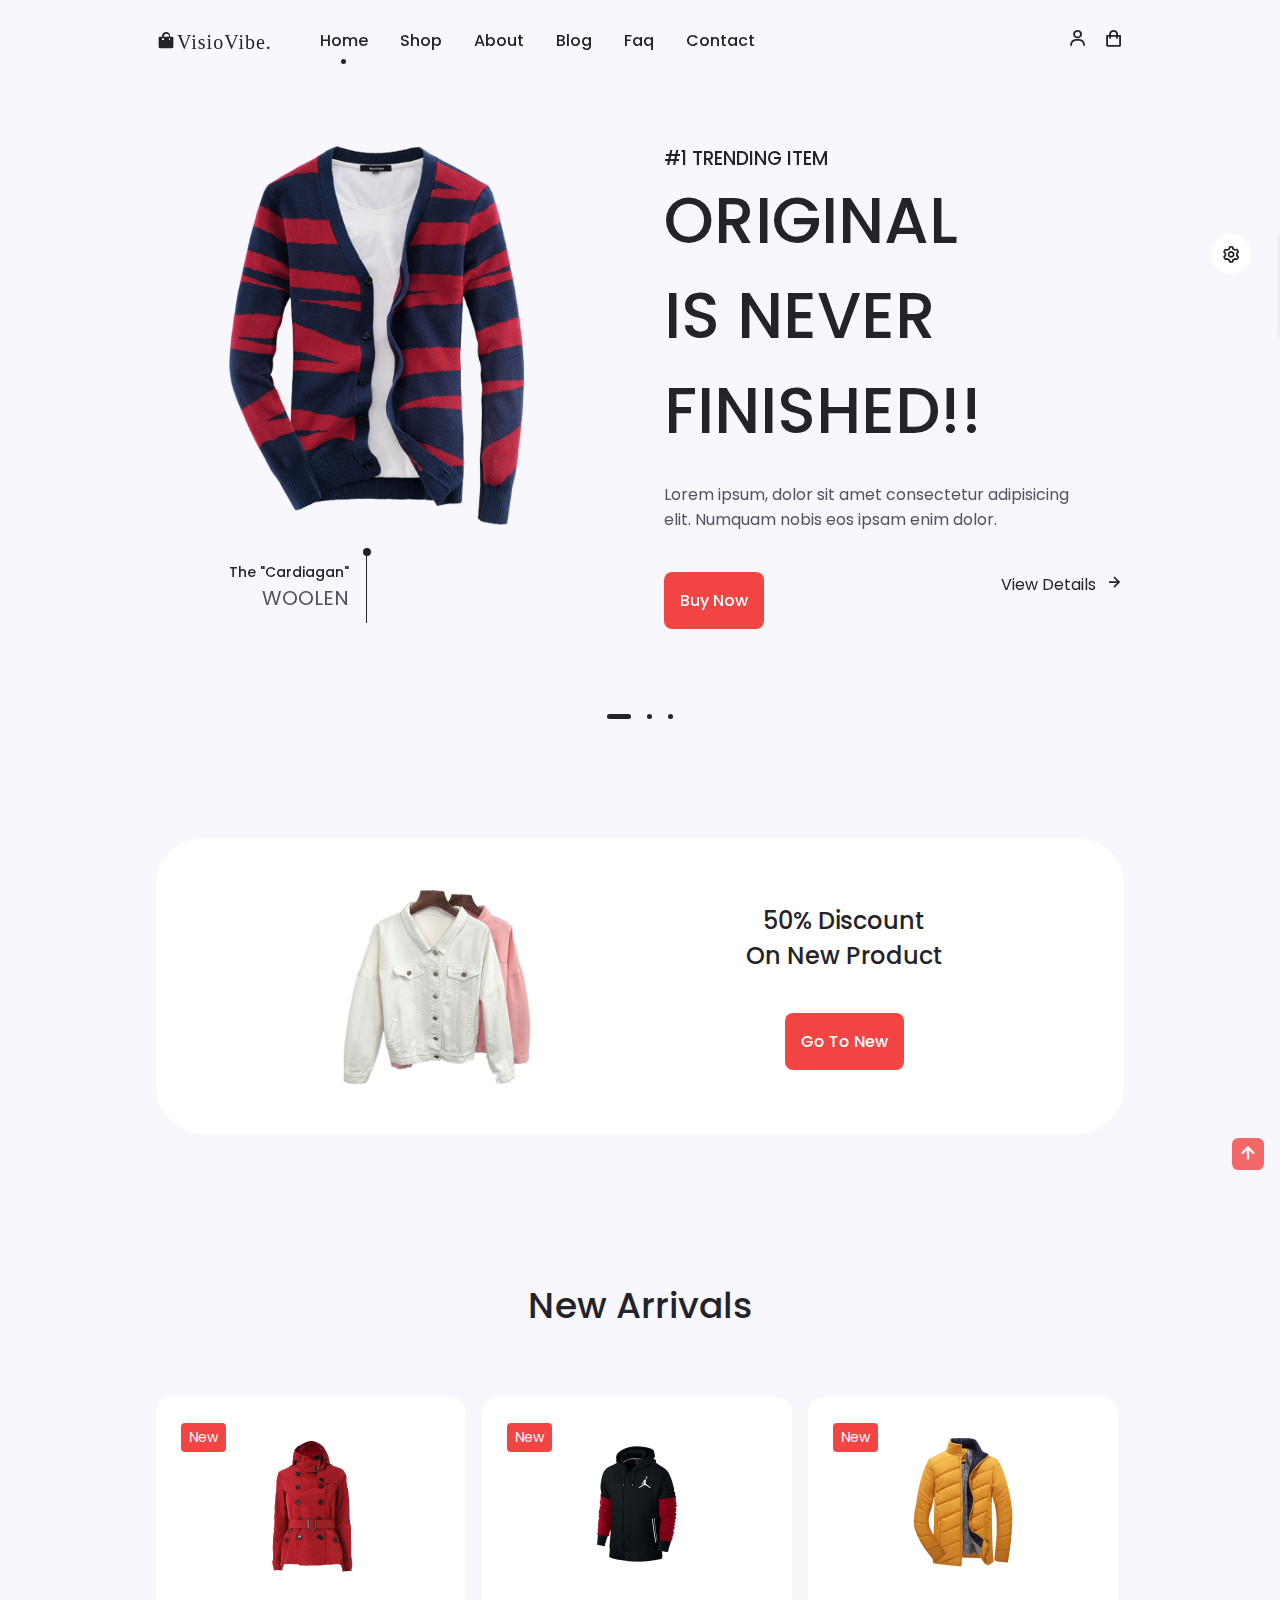
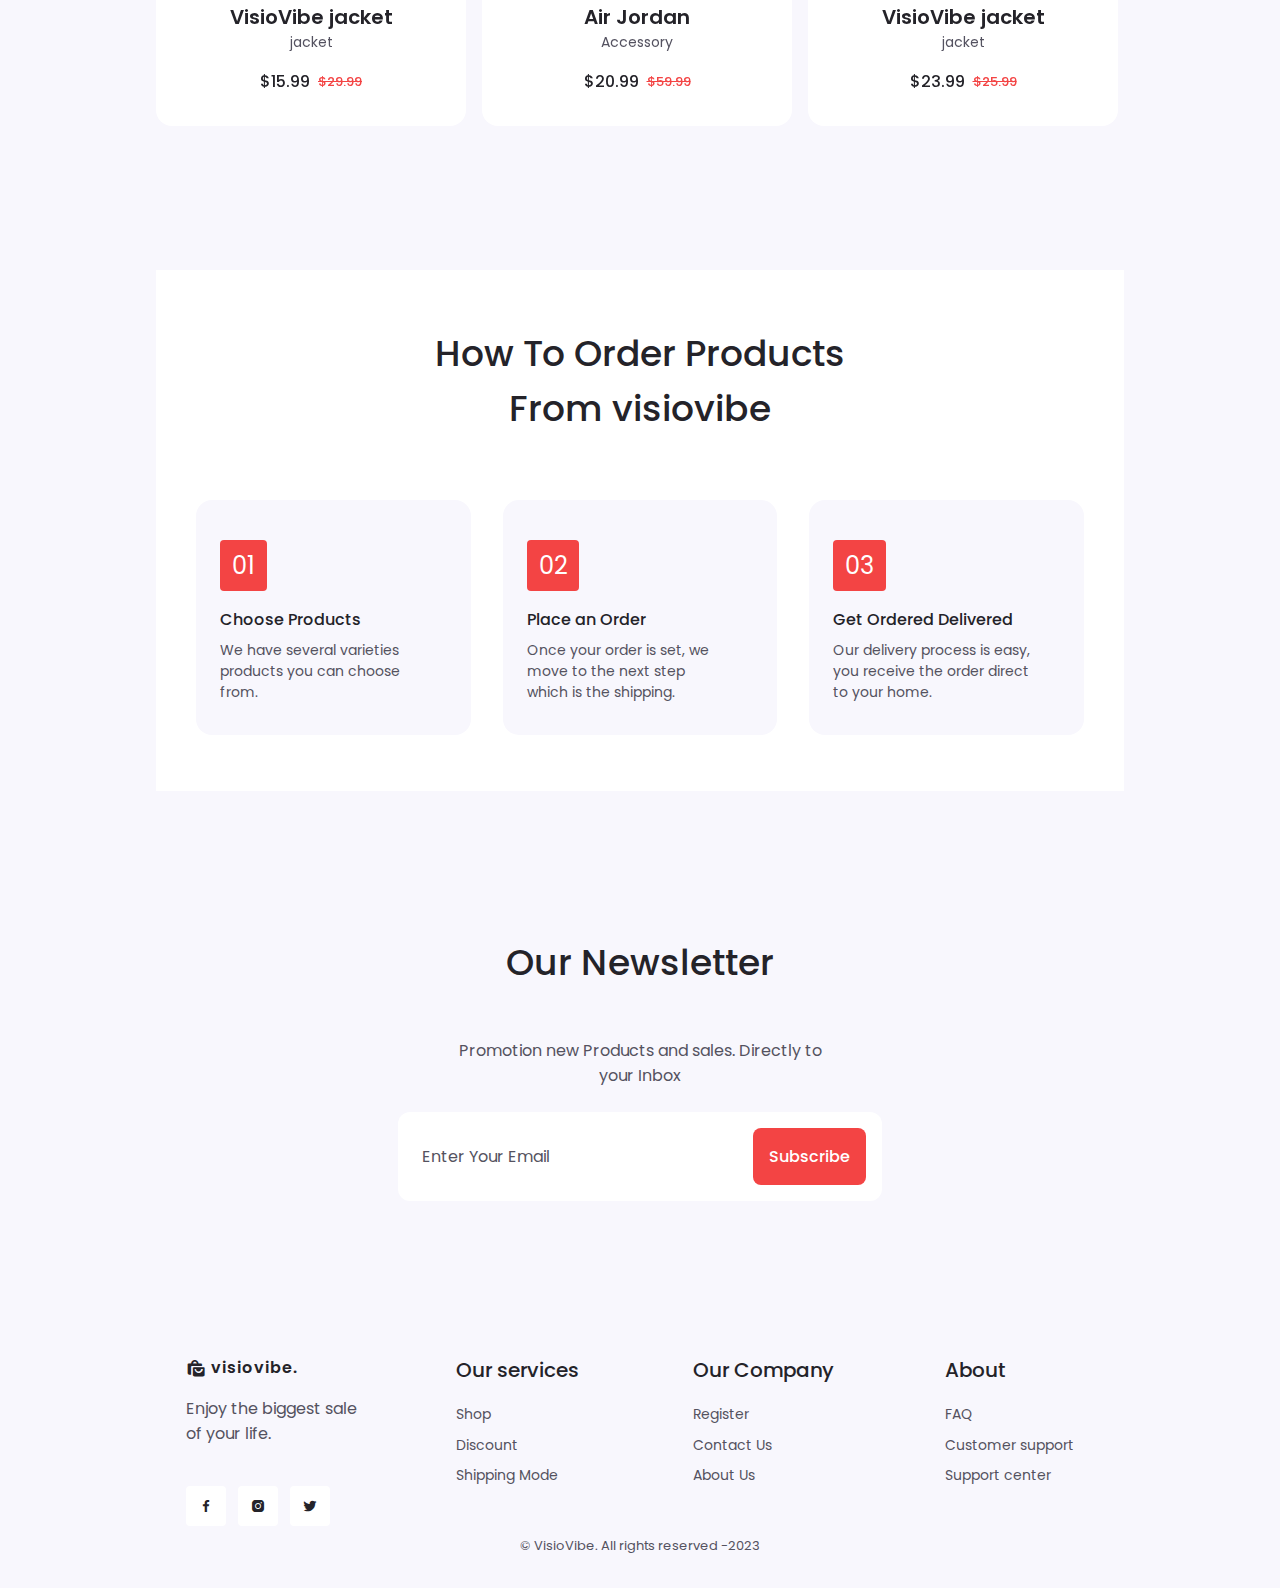
<file: index.html>
<!DOCTYPE html>
<html lang="en">
  <head>
    <meta charset="UTF-8" />
    <meta
      http-equiv="X-UA-Compatible"
      content="IE=edge" />
    <meta
      name="viewport"
      content="width=device-width, initial-scale=1.0" />

    <!--=============== BOXICONS ===============-->
    <link
      rel="stylesheet"
      href="https://cdn.jsdelivr.net/npm/boxicons@latest/css/boxicons.min.css" />

    <!--=============== SWIPER CSS ===============-->
    <link
      rel="stylesheet"
      href="assets/css/swiper-bundle.min.css" />

    <!--=============== CSS ===============-->
    <link
      rel="stylesheet"
      href="assets/css/style.css" />
    <link
      rel="stylesheet"
      href="assets/css/colors/color-1.css" />

    <title>Responsive e-commerce website - VisioVibe.</title>
  </head>
  <body>
    <!--=============== HEADER ===============-->
    <header
      class="header"
      id="header">
      <nav class="nav container">
        <a
          href="#home"
          class="nav__logo">
          <i class="bx bxs-shopping-bag nav__logo-icon">VisioVibe.</i>
        </a>
        <div
          class="nav__menu"
          id="nav-menu">
          <ul class="nav__list">
            <li class="nav__item">
              <a
                href="index.html"
                class="nav__link active-link">
                Home
              </a>
            </li>
            <li class="nav__item">
              <a
                href="shop.html"
                class="nav__link">
                Shop
              </a>
            </li>
            <li class="nav__item">
              <a
                href="about.html"
                class="nav__link">
                About
              </a>
            </li>
            <li class="nav__item">
              <a
                href="blog.html"
                class="nav__link">
                Blog
              </a>
            </li>
            <li class="nav__item">
              <a
                href="faq.html"
                class="nav__link">
                Faq
              </a>
            </li>
            <li class="nav__item">
              <a
                href="contact.html"
                class="nav__link">
                Contact
              </a>
            </li>
          </ul>
          <div
            class="nav__close"
            id="nav-close">
            <i class="bx bx-x"></i>
          </div>
        </div>
        <div class="nav__btns">
          <div
            class="login__toggle"
            id="login-button">
            <i class="bx bx-user"></i>
          </div>
          <div
            class="nav__shop"
            id="cart-shop">
            <i class="bx bx-shopping-bag"></i>
          </div>
          <div
            class="nav__toggle"
            id="nav-toggle">
            <i class="bx bx-grid-alt"></i>
          </div>
        </div>
      </nav>
    </header>

    <!--=============== CART ===============-->
    <!--?--cart = show-cart class -->
    <div
      class="cart"
      id="cart">
      <i
        class="bx bx-x cart__close"
        id="cart-close"></i>
      <h2 class="cart__title-center">My Cart</h2>
      <div class="cart__container">
        <article class="cart__card">
          <div class="cart__box">
            <img
              src="assets/img/cart-1.png"
              alt="cart image"
              class="cart__img" />
          </div>
          <div class="cart__details">
            <h3 class="cart__title">Windbreaker</h3>
            <span class="cart__price">$200</span>
            <div class="cart__amount">
              <div class="cart__amount-content">
                <span class="cart__amount-box">
                  <i class="bx bx-minus"></i>
                </span>

                <span class="cart_-amount-number">1</span>

                <span class="cart__amount-box">
                  <i class="bx bx-plus"></i>
                </span>
              </div>

              <i class="bx bx-trash cart__amount-trash"></i>
            </div>
          </div>
        </article>
        <article class="cart__card">
          <div class="cart__box">
            <img
              src="assets/img/cart-2.png"
              alt="cart image"
              class="cart__img" />
          </div>
          <div class="cart__details">
            <h3 class="cart__title">Cartoon</h3>
            <span class="cart__price">$200</span>
            <div class="cart__amount">
              <div class="cart__amount-content">
                <span class="cart__amount-box">
                  <i class="bx bx-minus"></i>
                </span>

                <span class="cart_-amount-number">1</span>

                <span class="cart__amount-box">
                  <i class="bx bx-plus"></i>
                </span>
              </div>

              <i class="bx bx-trash cart__amount-trash"></i>
            </div>
          </div>
        </article>
        <article class="cart__card">
          <div class="cart__box">
            <img
              src="assets/img/cart-3.png"
              alt="cart image"
              class="cart__img" />
          </div>
          <div class="cart__details">
            <h3 class="cart__title">Cardiagan Hoodie</h3>
            <span class="cart__price">$100</span>
            <div class="cart__amount">
              <div class="cart__amount-content">
                <span class="cart__amount-box">
                  <i class="bx bx-minus"></i>
                </span>

                <span class="cart_-amount-number">1</span>

                <span class="cart__amount-box">
                  <i class="bx bx-plus"></i>
                </span>
              </div>

              <i class="bx bx-trash cart__amount-trash"></i>
            </div>
          </div>
        </article>
      </div>
      <div class="cart__prices">
        <span class="cart__prices-item">3 item</span>
        <span class="cart__prices-total">$500</span>
      </div>
    </div>

    <!--=============== LOGIN ===============-->
    <!--?--cart = show-login class -->
    <div
      class="login"
      id="login">
      <i
        class="bx bx-x login__close"
        id="login-close"></i>
      <h2 class="login__title-center">Login</h2>
      <form
        action="#"
        class="login__form grid">
        <div class="login__content">
          <label
            for=""
            class="login__label">
            Email
          </label>
          <input
            type="email"
            name=""
            class="login__input" />
        </div>
        <div class="login__content">
          <label
            for=""
            class="login__label">
            Password
          </label>
          <input
            type="password"
            name=""
            class="login__input" />
        </div>

        <div>
          <a
            href="#"
            class="button">
            Sign-in
          </a>
        </div>
        <div>
          <p class="signup">
            Not a member?
            <a
              href="registration.html"
              target="_blank">
              Sign up now
            </a>
          </p>
        </div>
      </form>
    </div>

    <!--=============== MAIN ===============-->
    <main class="main">
      <!--=============== HOME ===============-->
      <section class="home container">
        <div class="swiper home-swiper">
          <div class="swiper-wrapper">
            <!-- home swiper 1-->

            <section class="swiper-slide">
              <div class="home__content grid">
                <div class="home__group">
                  <img
                    src="assets/img/slide-2.png"
                    alt="slide img"
                    class="home__img" />
                  <div class="home__indicator"></div>
                  <div class="home__details-img">
                    <h4 class="home__details-title">The "Cardiagan"</h4>
                    <span class="home__details-subtitle">Woolen</span>
                  </div>
                </div>
                <div class="home__data">
                  <h3 class="home__subtitle">#1 TRENDING ITEM</h3>
                  <h1 class="home__title">
                    ORIGINAL
                    <br />
                    IS NEVER
                    <br />
                    FINISHED!!
                  </h1>
                  <p class="home__description">
                    Lorem ipsum, dolor sit amet consectetur adipisicing elit.
                    Numquam nobis eos ipsam enim dolor.
                  </p>
                  <div class="home__buttons">
                    <a
                      href="details.html"
                      class="button">
                      Buy Now
                    </a>

                    <a
                      href=""
                      class="button--link button--flex">
                      View Details
                      <i class="bx bx-right-arrow-alt button__icon"></i>
                    </a>
                  </div>
                </div>
              </div>
            </section>
            <!-- home swiper 2-->

            <section class="swiper-slide">
              <div class="home__content grid">
                <div class="home__group">
                  <img
                    src="assets/img/slide-3.png"
                    alt="slide img"
                    class="home__img" />
                  <div class="home__indicator"></div>
                  <div class="home__details-img">
                    <h4 class="home__details-title">The "jqueerly"</h4>
                    <span class="home__details-subtitle">Ski Suit</span>
                  </div>
                </div>
                <div class="home__data">
                  <h3 class="home__subtitle">#2 Top Best Duo</h3>
                  <h1 class="home__title">
                    FALL
                    <br />
                    WINDER
                    <br />
                    2023
                  </h1>
                  <p class="home__description">
                    Lorem ipsum, dolor sit amet consectetur adipisicing elit.
                    Numquam nobis eos ipsam enim dolor.
                  </p>
                  <div class="home__buttons">
                    <a
                      href="details.html"
                      class="button">
                      Buy Now
                    </a>

                    <a
                      href=""
                      class="button--link button--flex">
                      View Details
                      <i class="bx bx-right-arrow-alt button__icon"></i>
                    </a>
                  </div>
                </div>
              </div>
            </section>
            <!-- home swiper 3 -->

            <section class="swiper-slide">
              <div class="home__content grid">
                <div class="home__group">
                  <img
                    src="assets/img/blackp2.png.png"
                    alt="slide img"
                    class="home__img" />
                  <div class="home__indicator"></div>
                  <div class="home__details-img">
                    <h4 class="home__details-title">The "jurry"</h4>
                    <span class="home__details-subtitle">Zipper</span>
                  </div>
                </div>
                <div class="home__data">
                  <h3 class="home__subtitle">#3 Trending Item</h3>
                  <h1 class="home__title">
                    Sale 20%
                    <br />
                    OFF ON
                    <br />
                    Everything
                  </h1>
                  <p class="home__description">
                    Black Casual Collar Short Sleeve Fabric Plain Embellished
                    Slight Stretch Summer Men Tops
                  </p>
                  <div class="home__buttons">
                    <a
                      href="detailsblacktshirt.html"
                      class="button">
                      Buy Now
                    </a>

                    <a
                      href=""
                      class="button--link button--flex">
                      View Details
                      <i class="bx bx-right-arrow-alt button__icon"></i>
                    </a>
                  </div>
                </div>
              </div>
            </section>
          </div>
          <!-- <div class="swiper-button-next"></div>
          <div class="swiper-button-prev"></div> -->
          <div class="swiper-pagination"></div>
        </div>
      </section>

      <!--=============== DISCOUNT ===============-->
      <section class="discount section">
        <div class="discount__container container grid">
          <img
            src="assets/img/discount.png"
            alt="discount img"
            class="discount__img" />
          <div class="discount__data">
            <h2 class="discount__title">
              50% Discount
              <br />
              On New Product
            </h2>
            <a
              href="#"
              class="button">
              Go To New
            </a>
          </div>
        </div>
      </section>

      <!--=============== NEW ARRIVALS ===============-->
      <section class="new section">
        <h2 class="section__title">New Arrivals</h2>

        <div class="new__container container">
          <div class="swiper new-swiper">
            <div class="swiper-wrapper">
              <!-- new content -->
              <div class="new__content swiper-slide">
                <div class="new__tag">New</div>
                <img
                  src="assets/img/new-1.png"
                  alt="new image"
                  class="new__img" />
                <h3 class="new__title">VisioVibe jacket</h3>
                <span class="new__subtitle">jacket</span>
                <div class="new__prices">
                  <span class="new__price">$15.99</span>
                  <span class="new__discount">$29.99</span>
                </div>
                <a
                  href="details.html"
                  class="button new__button">
                  <i class="bx bx-cart-alt new__icon"></i>
                </a>
              </div>
              <!-- new content2 -->
              <div class="new__content swiper-slide">
                <div class="new__tag">New</div>
                <img
                  src="assets/img/new-2.png"
                  alt="new image"
                  class="new__img" />
                <h3 class="new__title">Air Jordan</h3>
                <span class="new__subtitle">Accessory</span>
                <div class="new__prices">
                  <span class="new__price">$20.99</span>
                  <span class="new__discount">$59.99</span>
                </div>
                <a
                  href="details.html"
                  class="button new__button">
                  <i class="bx bx-cart-alt new__icon"></i>
                </a>
              </div>
              <!-- new content 3 -->
              <div class="new__content swiper-slide">
                <div class="new__tag">New</div>
                <img
                  src="assets/img/new-3.png"
                  alt="new image"
                  class="new__img" />
                <h3 class="new__title">VisioVibe jacket</h3>
                <span class="new__subtitle">jacket</span>
                <div class="new__prices">
                  <span class="new__price">$23.99</span>
                  <span class="new__discount">$25.99</span>
                </div>
                <a
                  href="details.html"
                  class="button new__button">
                  <i class="bx bx-cart-alt new__icon"></i>
                </a>
              </div>
              <!-- new content 4 -->
              <div class="new__content swiper-slide">
                <div class="new__tag">New</div>
                <img
                  src="assets/img/new-4.png"
                  alt="new image"
                  class="new__img" />
                <h3 class="new__title">VisioVibe jacket</h3>
                <span class="new__subtitle">jacket</span>

                <div class="new__prices">
                  <span class="new__price">$15.99</span>
                  <span class="new__discount">$29.99</span>
                </div>

                <a
                  href="details.html"
                  class="button new__button">
                  <i class="bx bx-cart-alt new__icon"></i>
                </a>
              </div>
              <!-- new content 5 -->
              <div class="new__content swiper-slide">
                <div class="new__tag">New</div>
                <img
                  src="assets/img/new-5.png"
                  alt="new image"
                  class="new__img" />
                <h3 class="new__title">VisioVibe jacket</h3>
                <span class="new__subtitle">jacket</span>
                <div class="new__prices">
                  <span class="new__price">$15.99</span>
                  <span class="new__discount">$29.99</span>
                </div>
                <a
                  href="details.html"
                  class="button new__button">
                  <i class="bx bx-cart-alt new__icon"></i>
                </a>
              </div>
              <!-- new content 6 -->
              <div class="new__content swiper-slide">
                <div class="new__tag">New</div>
                <img
                  src="assets/img/new-6.png"
                  alt="new image"
                  class="new__img" />
                <h3 class="new__title">VisioVibe jacket</h3>
                <span class="new__subtitle">jacket</span>
                <div class="new__prices">
                  <span class="new__price">$15.99</span>
                  <span class="new__discount">$29.99</span>
                </div>
                <a
                  href="details.html"
                  class="button new__button">
                  <i class="bx bx-cart-alt new__icon"></i>
                </a>
              </div>
            </div>
          </div>
        </div>
      </section>

      <!--=============== STEPS ===============-->
      <section class="steps section container">
        <div class="steps__bg">
          <h2 class="section__title">
            How To Order Products
            <br />
            From visiovibe
          </h2>
          <div class="steps__container grid">
            <!-- step 1 -->
            <div class="steps__card">
              <div class="steps__card-number">01</div>
              <h3 class="steps__card-title">Choose Products</h3>
              <p class="steps__card-description">
                We have several varieties products you can choose from.
              </p>
            </div>
            <!-- step 2 -->
            <div class="steps__card">
              <div class="steps__card-number">02</div>
              <h3 class="steps__card-title">Place an Order</h3>
              <p class="steps__card-description">
                Once your order is set, we move to the next step which is the
                shipping.
              </p>
            </div>
            <!-- step 3 -->
            <div class="steps__card">
              <div class="steps__card-number">03</div>
              <h3 class="steps__card-title">Get Ordered Delivered</h3>
              <p class="steps__card-description">
                Our delivery process is easy, you receive the order direct to
                your home.
              </p>
            </div>
          </div>
        </div>
      </section>

      <!--=============== NEWSLETTER ===============-->
      <section class="newsletter section">
        <div class="newsletter__container container">
          <h2 class="section__title">Our Newsletter</h2>
          <p class="newsletter__description">
            Promotion new Products and sales. Directly to your Inbox
          </p>

          <form
            class="newsletter__form"
            name="submit-to-google-sheet">
            <input
              type="email"
              name="Email"
              id="email"
              placeholder="Enter Your Email"
              class="newsletter__input" />
            <button class="button">Subscribe</button>
          </form>
          <span
            class="news__span"
            id="msg"></span>
        </div>
      </section>
    </main>

    <!--=============== FOOTER ===============-->
    <footer class="footer section">
      <div class="footer__container container grid">
        <!-- footer content 1-->
        <div class="footer__content">
          <a
            href="index.html"
            class="footer__logo">
            <i class="bx bxs-shopping-bags footer__logo-icon"></i>
            VisioVibe.
          </a>
          <p class="footer__description">
            Enjoy the biggest sale
            <br />
            of your life.
          </p>
          <ul class="footer__social">
            <a
              href="#"
              class="footer__social-link">
              <i class="bx bxl-facebook"></i>
            </a>
            <a
              href="#"
              class="footer__social-link">
              <i class="bx bxl-instagram-alt"></i>
            </a>
            <a
              href="#"
              class="footer__social-link">
              <i class="bx bxl-twitter"></i>
            </a>
          </ul>
        </div>
        <!-- footer content 2 -->
        <div class="footer__content">
          <h3 class="footer__title">Our services</h3>
          <ul class="footer__links">
            <li>
              <a
                href="shop.html"
                class="footer__link">
                Shop
              </a>
            </li>
            <li>
              <a
                href=""
                class="footer__link">
                Discount
              </a>
            </li>
            <li>
              <a
                href="cart.html"
                class="footer__link">
                Shipping Mode
              </a>
            </li>
          </ul>
        </div>
        <!-- footer content 3-->
        <div class="footer__content">
          <h3 class="footer__title">Our Company</h3>
          <ul class="footer__links">
            <li>
              <a
                href="registration.html"
                class="footer__link">
                Register
              </a>
            </li>
            <li>
              <a
                href="contact.html"
                class="footer__link">
                Contact Us
              </a>
            </li>
            <li>
              <a
                href="about.html"
                class="footer__link">
                About Us
              </a>
            </li>
          </ul>
        </div>
        <!-- footer content 4-->
        <div class="footer__content">
          <h3 class="footer__title">About</h3>
          <ul class="footer__links">
            <li>
              <a
                href="faq.html"
                class="footer__link">
                FAQ
              </a>
            </li>
            <li>
              <a
                href="#"
                class="footer__link">
                Customer support
              </a>
            </li>
            <li>
              <a
                href="contact.html"
                class="footer__link">
                Support center
              </a>
            </li>
          </ul>
        </div>
      </div>
      <span class="footer__copy">
        &copy; VisioVibe. All rights reserved -2023
      </span>
    </footer>

    <!--=============== SCROLL UP ===============-->
    <a
      href="#"
      class="scrollup"
      id="scroll-up">
      <i class="bx bx-up-arrow-alt scroll__icon"></i>
    </a>
    <!--=============== STYLE SWITCHER ===============-->
    <div class="style__switcher">
      <div class="style__switcher-toggler s__icon">
        <i class="bx bx-cog bx-spin"></i>
      </div>

      <h4>Theme Colors</h4>

      <div class="theme__colors js-theme-colors">
        <button
          type="button"
          data-js-theme-color="color-1"
          class="js-theme-color-item active theme__button color-1">
          <i class="bx bx-check"></i>
        </button>
        <button
          type="button"
          data-js-theme-color="color-2"
          class="js-theme-color-item theme__button color-2">
          <i class="bx bx-check"></i>
        </button>
        <button
          type="button"
          data-js-theme-color="color-3"
          class="js-theme-color-item theme__button color-3">
          <i class="bx bx-check"></i>
        </button>
        <button
          type="button"
          data-js-theme-color="color-4"
          class="js-theme-color-item theme__button color-4">
          <i class="bx bx-check"></i>
        </button>
        <button
          type="button"
          data-js-theme-color="color-5"
          class="js-theme-color-item theme__button color-5">
          <i class="bx bx-check"></i>
        </button>
      </div>
    </div>
    <!--=============== SWIPER JS ===============-->
    <script src="assets/js/swiper-bundle.min.js"></script>

    <!--=============== JS ===============-->
    <script src="assets/js/main.js"></script>

    <script>
      const scriptURL =
        'https://script.google.com/macros/s/AKfycbx6ZIH0_gOSCVUPhzSwnKg2BRI_tdFGgk0QievczjR5Kk22fHb9RUgEkdm3UMiuqKuUKA/exec';
      const form = document.forms['submit-to-google-sheet'];
      const msg = document.getElementById('msg');

      form.addEventListener('submit', (e) => {
        e.preventDefault();
        fetch(scriptURL, { method: 'POST', body: new FormData(form) })
          .then((response) => {
            msg.innerHTML = 'Thankyou for subscribing';
            setTimeout(function () {
              msg.innerHTML = '';
            }, 2000);
            form.reset();
          })
          .catch((error) => console.error('Error!', error.message));
      });
    </script>
  </body>
</html>
</file>
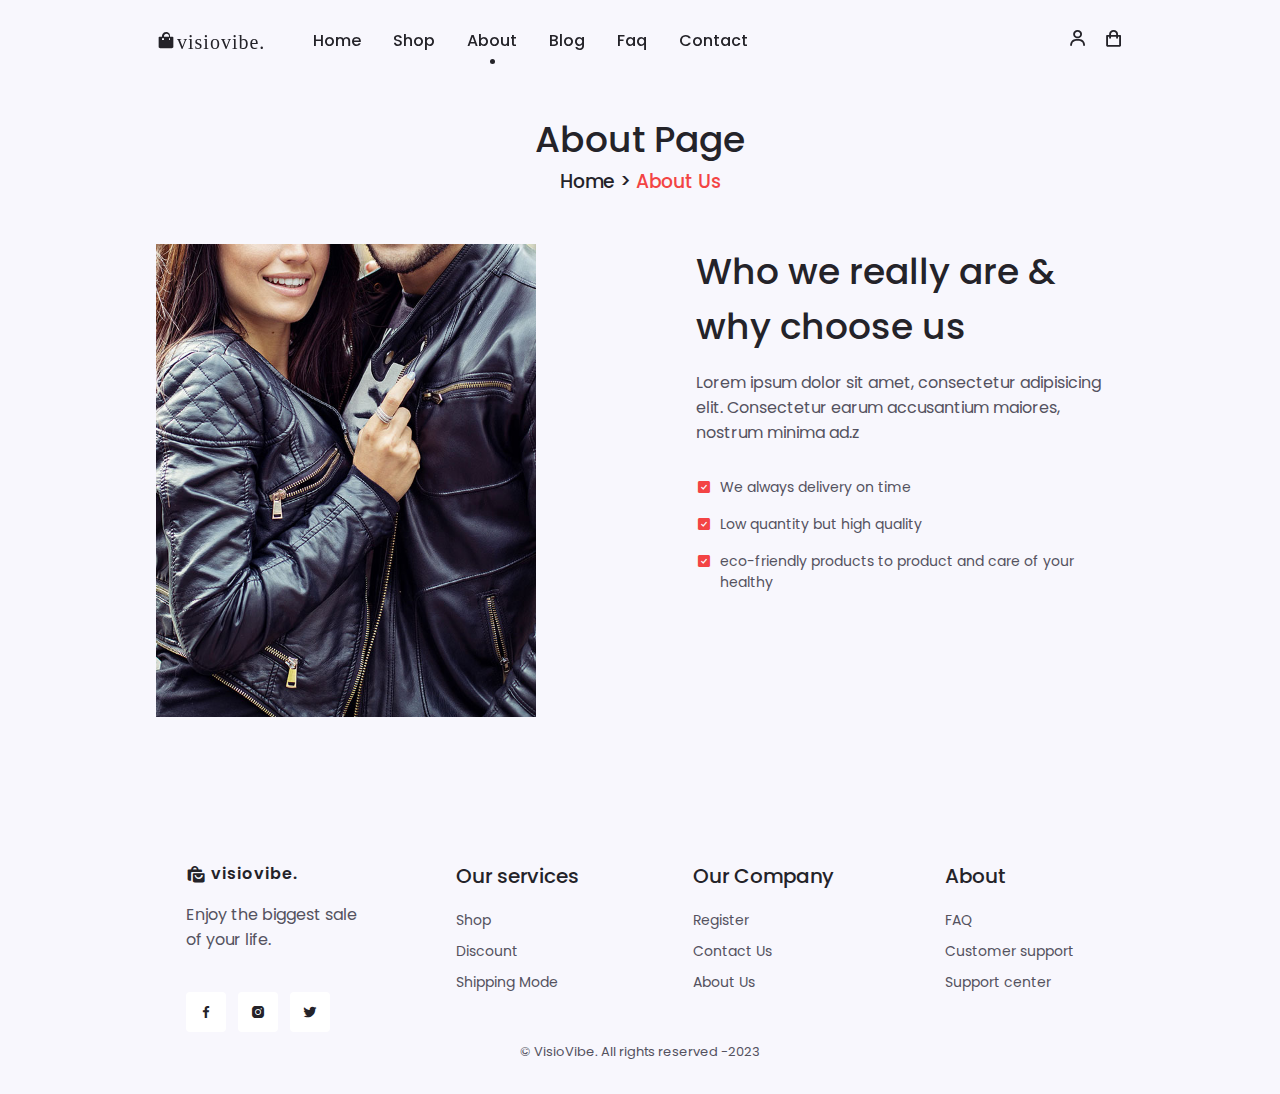
<file: about.html>
<!DOCTYPE html><html lang="en">
  <head>
    <meta charset="UTF-8" />
    <meta
      http-equiv="X-UA-Compatible"
      content="IE=edge" />
    <meta
      name="viewport"
      content="width=device-width, initial-scale=1.0" />

    <!--=============== BOXICONS ===============-->
    <link
      rel="stylesheet"
      href="https://cdn.jsdelivr.net/npm/boxicons@latest/css/boxicons.min.css" />

    <!--=============== SWIPER CSS ===============-->
    <link
      rel="stylesheet"
      href="assets/css/swiper-bundle.min.css" />

    <!--=============== CSS ===============-->
    <link
      rel="stylesheet"
      href="assets/css/style.css" />
    <link
      rel="stylesheet"
      href="assets/css/colors/color-1.css" />

    <title>Responsive e-commerce website - Visiovibe</title>
  </head>
  <body>
    <!--=============== HEADER ===============-->
    <header
      class="header"
      id="header">
      <nav class="nav container">
        <a
          href="#home"
          class="nav__logo">
          <i class="bx bxs-shopping-bag nav__logo-icon">visiovibe.</i>
        </a>
        <div
          class="nav__menu"
          id="nav__menu">
          <ul class="nav__list">
            <li class="nav__item">
              <a
                href="index.html"
                class="nav__link">
                Home
              </a>
            </li>
            <li class="nav__item">
              <a
                href="shop.html"
                class="nav__link">
                Shop
              </a>
            </li>
            <li class="nav__item">
              <a
                href="about.html"
                class="nav__link active-link">
                About
              </a>
            </li>
            <li class="nav__item">
              <a
                href="blog.html"
                class="nav__link">
                Blog
              </a>
            </li>
            <li class="nav__item">
              <a
                href="faq.html"
                class="nav__link">
                Faq
              </a>
            </li>
            <li class="nav__item">
              <a
                href="contact.html"
                class="nav__link">
                Contact
              </a>
            </li>
          </ul>
          <div
            class="nav__close"
            id="nav-close">
            <i class="bx bx-x"></i>
          </div>
        </div>
        <div class="nav__btns">
          <div
            class="login__toggle"
            id="login-button">
            <i class="bx bx-user"></i>
          </div>
          <div
            class="nav__shop"
            id="cart-shop">
            <i class="bx bx-shopping-bag"></i>
          </div>
          <div
            class="nav__toggle"
            id="nav-toggle">
            <i class="bx bx-grid-alt"></i>
          </div>
        </div>
      </nav>
    </header>

    <!--=============== CART ===============-->
    <div
      class="cart"
      id="cart">
      <i
        class="bx bx-x cart__close"
        id="cart-close"></i>
      <h2 class="cart__title-center">My Cart</h2>
      <div class="cart__container">
        <article class="cart__card">
          <div class="cart__box">
            <img
              src="assets/img/cart-1.png"
              alt="cart image"
              class="cart__img" />
          </div>
          <div class="cart__details">
            <h3 class="cart__title">Windbreaker</h3>
            <span class="cart__price">$200</span>
            <div class="cart__amount">
              <div class="cart__amount-content">
                <span class="cart__amount-box">
                  <i class="bx bx-minus"></i>
                </span>

                <span class="cart_-amount-number">1</span>

                <span class="cart__amount-box">
                  <i class="bx bx-plus"></i>
                </span>
              </div>

              <i class="bx bx-trash cart__amount-trash"></i>
            </div>
          </div>
        </article>
        <article class="cart__card">
          <div class="cart__box">
            <img
              src="assets/img/cart-2.png"
              alt="cart image"
              class="cart__img" />
          </div>
          <div class="cart__details">
            <h3 class="cart__title">Cartoon</h3>
            <span class="cart__price">$200</span>
            <div class="cart__amount">
              <div class="cart__amount-content">
                <span class="cart__amount-box">
                  <i class="bx bx-minus"></i>
                </span>

                <span class="cart_-amount-number">1</span>

                <span class="cart__amount-box">
                  <i class="bx bx-plus"></i>
                </span>
              </div>

              <i class="bx bx-trash cart__amount-trash"></i>
            </div>
          </div>
        </article>
        <article class="cart__card">
          <div class="cart__box">
            <img
              src="assets/img/cart-3.png"
              alt="cart image"
              class="cart__img" />
          </div>
          <div class="cart__details">
            <h3 class="cart__title">Cardiagan Hoodie</h3>
            <span class="cart__price">$100</span>
            <div class="cart__amount">
              <div class="cart__amount-content">
                <span class="cart__amount-box">
                  <i class="bx bx-minus"></i>
                </span>

                <span class="cart_-amount-number">1</span>

                <span class="cart__amount-box">
                  <i class="bx bx-plus"></i>
                </span>
              </div>

              <i class="bx bx-trash cart__amount-trash"></i>
            </div>
          </div>
        </article>
      </div>
      <div class="cart__prices">
        <span class="cart__prices-item">3 item</span>
        <span class="cart__prices-total">$500</span>
      </div>
    </div>

    <!--=============== LOGIN ===============-->
    <div
      class="login"
      id="login">
      <i
        class="bx bx-x login__close"
        id="login-close"></i>
      <h2 class="login__title-center">Login</h2>
      <form
        action="#"
        class="login__form grid">
        <div class="login__content">
          <label
            for=""
            class="login__label">
            Email
          </label>
          <input
            type="email"
            name=""
            id=""
            class="login__input" />
        </div>
        <div class="login__content">
          <label
            for=""
            class="login__label">
            Password
          </label>
          <input
            type="password"
            name=""
            id=""
            class="login__input" />
        </div>

        <div>
          <a
            href="#"
            class="button">
            Sign-in
          </a>
        </div>
        <div>
          <p class="signup">
            Not a member?
            <a href="registration.html">Sign up now</a>
          </p>
        </div>
      </form>
    </div>

    <!--=============== MAIN ===============-->
    <main class="main">
      <!--=============== ABOUT ===============-->
      <section class="about section container">
        <h2 class="breadcrumb__title">About Page</h2>
        <h3 class="breadcrumb__subtitle">
          Home >
          <span>About Us</span>
        </h3>
        <div class="about__container grid">
          <img
            src="assets/img/about-img.jpg"
            alt="about img"
            class="about__img" />
          <div class="about__data">
            <h2 class="section__title about__title">
              Who we really are &
              <br />
              why choose us
            </h2>

            <p class="about__description">
              Lorem ipsum dolor sit amet, consectetur adipisicing elit.
              Consectetur earum accusantium maiores, nostrum minima ad.z
            </p>
            <div class="about__details">
              <p class="about__details-description">
                <i class="bx bxs-check-square about__details-icon"></i>
                We always delivery on time
              </p>
              <p class="about__details-description">
                <i class="bx bxs-check-square about__details-icon"></i>
                Low quantity but high quality
              </p>
              <p class="about__details-description">
                <i class="bx bxs-check-square about__details-icon"></i>
                eco-friendly products to product and care of your healthy
              </p>
            </div>
          </div>
        </div>
      </section>
    </main>

    <!--=============== FOOTER ===============-->
    <footer class="footer section">
      <div class="footer__container container grid">
        <!-- footer content 1-->
        <div class="footer__content">
          <a
            href="index.html"
            class="footer__logo">
            <i class="bx bxs-shopping-bags footer__logo-icon"></i>
            VisioVibe.
          </a>
          <p class="footer__description">
            Enjoy the biggest sale
            <br />
            of your life.
          </p>
          <ul class="footer__social">
            <a
              href="#"
              class="footer__social-link">
              <i class="bx bxl-facebook"></i>
            </a>
            <a
              href="#"
              class="footer__social-link">
              <i class="bx bxl-instagram-alt"></i>
            </a>
            <a
              href="#"
              class="footer__social-link">
              <i class="bx bxl-twitter"></i>
            </a>
          </ul>
        </div>
        <!-- footer content 2 -->
        <div class="footer__content">
          <h3 class="footer__title">Our services</h3>
          <ul class="footer__links">
            <li>
              <a
                href="shop.html"
                class="footer__link">
                Shop
              </a>
            </li>
            <li>
              <a
                href="#"
                class="footer__link">
                Discount
              </a>
            </li>
            <li>
              <a
                href="#"
                class="footer__link">
                Shipping Mode
              </a>
            </li>
          </ul>
        </div>
        <!-- footer content 3-->
        <div class="footer__content">
          <h3 class="footer__title">Our Company</h3>
          <ul class="footer__links">
            <li>
              <a
                href="registration.html"
                class="footer__link">
                Register
              </a>
            </li>
            <li>
              <a
                href="contact.html"
                class="footer__link">
                Contact Us
              </a>
            </li>
            <li>
              <a
                href="about.html"
                class="footer__link">
                About Us
              </a>
            </li>
          </ul>
        </div>
        <!-- footer content 4-->
        <div class="footer__content">
          <h3 class="footer__title">About</h3>
          <ul class="footer__links">
            <li>
              <a
                href="faq.html"
                class="footer__link">
                FAQ
              </a>
            </li>
            <li>
              <a
                href="#"
                class="footer__link">
                Customer support
              </a>
            </li>
            <li>
              <a
                href="#"
                class="footer__link">
                Support center
              </a>
            </li>
          </ul>
        </div>
      </div>
      <span class="footer__copy">
        &copy; VisioVibe. All rights reserved -2023
      </span>
    </footer>

    <!--=============== SCROLL UP ===============-->
    <a
      href="#"
      class="scrollup"
      id="scroll-up">
      <i class="bx bx-up-arrow-alt scroll__icon"></i>
    </a>
    <!--=============== STYLE SWITCHER ===============-->

    <!--=============== SWIPER JS ===============-->
    <script src="assets/js/swiper-bundle.min.js"></script>

    <!--=============== JS ===============-->
    <script src="assets/js/main.js"></script>
  </body>
</html>
</file>
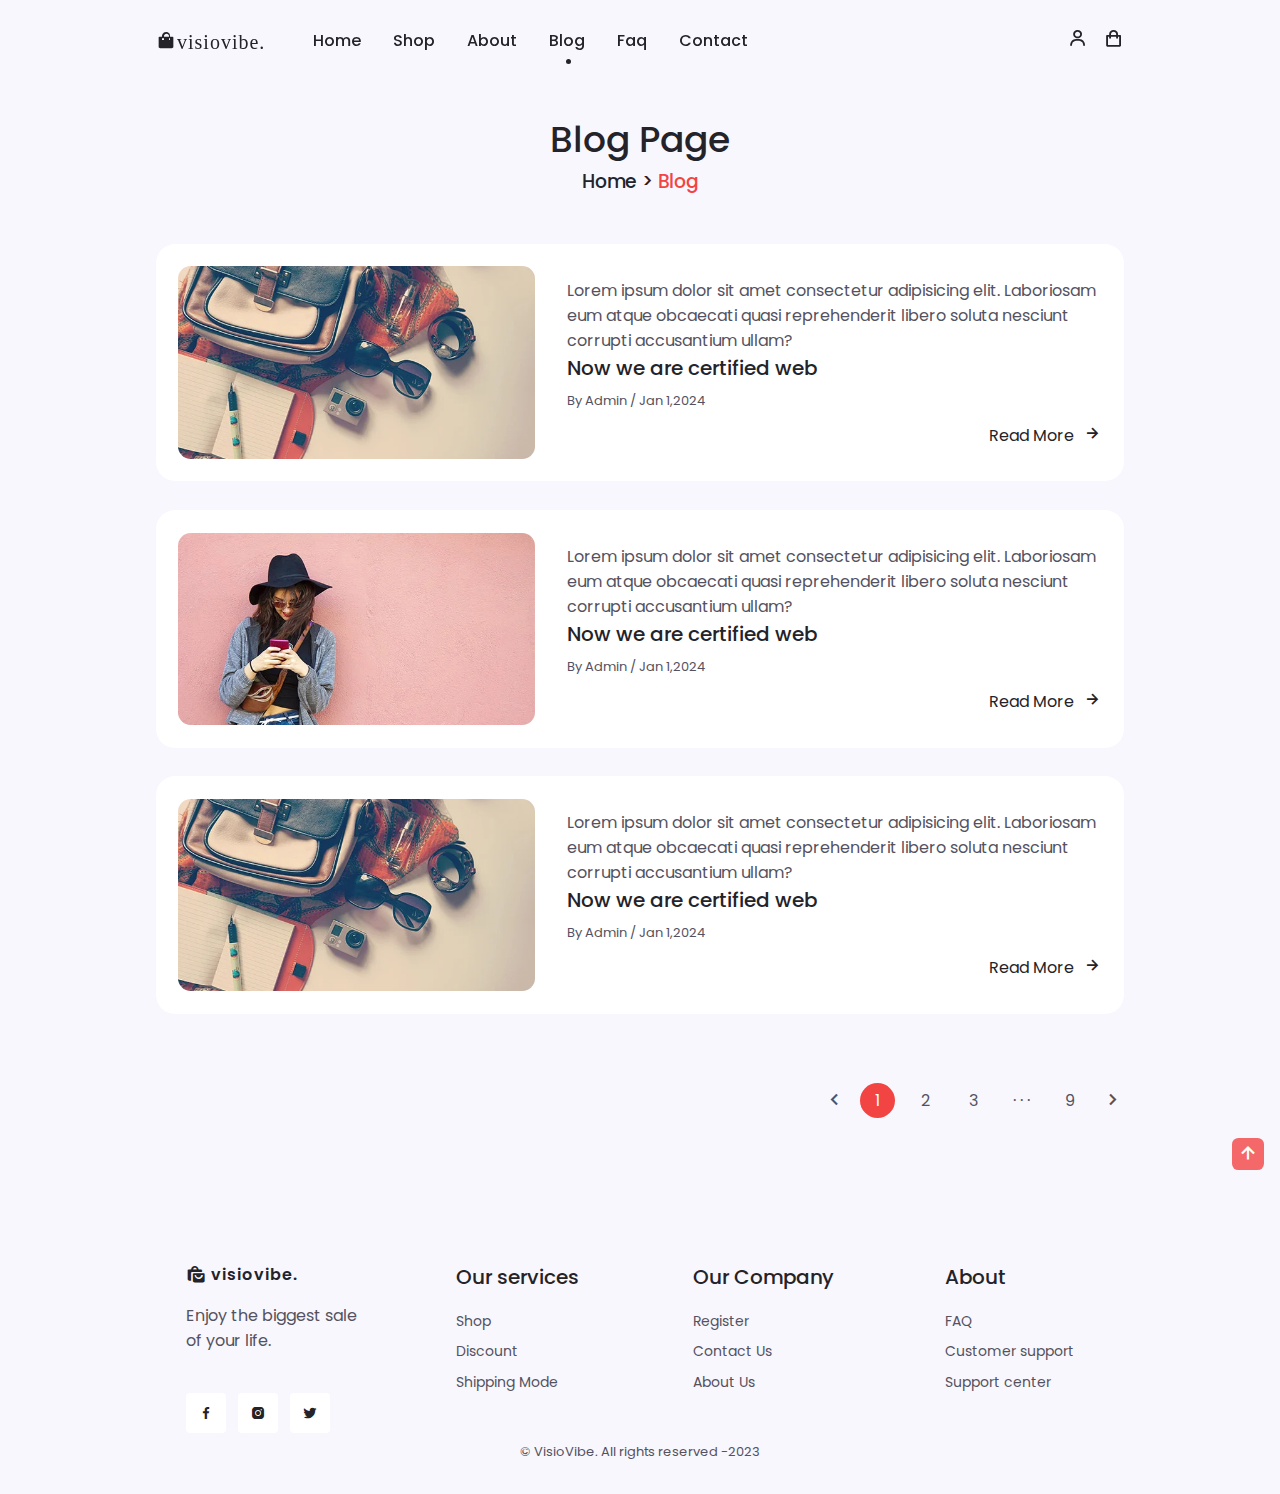
<file: blog.html>
<!DOCTYPE html>
<html lang="en">
  <head>
    <meta charset="UTF-8" />
    <meta http-equiv="X-UA-Compatible" content="IE=edge" />
    <meta name="viewport" content="width=device-width, initial-scale=1.0" />

    <!--=============== BOXICONS ===============-->
    <link
      rel="stylesheet"
      href="https://cdn.jsdelivr.net/npm/boxicons@latest/css/boxicons.min.css"
    />

    <!--=============== SWIPER CSS ===============-->
    <link rel="stylesheet" href="assets/css/swiper-bundle.min.css" />

    <!--=============== CSS ===============-->
    <link rel="stylesheet" href="assets/css/style.css" />
    <link rel="stylesheet" href="assets/css/colors/color-1.css" />

    <title>Responsive e-commerce website - Visiovibe</title>
  </head>
  <body>
    <header class="header" id="header">
      <nav class="nav container">
        <a href="#home" class="nav__logo">
          <i class="bx bxs-shopping-bag nav__logo-icon">visiovibe.</i>
        </a>
        <div class="nav__menu" id="nav__menu">
          <ul class="nav__list">
            <li class="nav__item">
              <a href="index.html" class="nav__link">Home</a>
            </li>
            <li class="nav__item">
              <a href="shop.html" class="nav__link">Shop</a>
            </li>
            <li class="nav__item">
              <a href="about.html" class="nav__link">About</a>
            </li>
            <li class="nav__item">
              <a href="blog.html" class="nav__link active-link">Blog</a>
            </li>
            <li class="nav__item">
              <a href="faq.html" class="nav__link">Faq</a>
            </li>
            <li class="nav__item">
              <a href="contact.html" class="nav__link">Contact</a>
            </li>
          </ul>
          <div class="nav__close" id="nav-close">
            <i class="bx bx-x"></i>
          </div>
        </div>
        <div class="nav__btns">
          <div class="login__toggle" id="login-button">
            <i class="bx bx-user"></i>
          </div>
          <div class="nav__shop" id="cart-shop">
            <i class="bx bx-shopping-bag"></i>
          </div>
          <div class="nav__toggle" id="nav-toggle">
            <i class="bx bx-grid-alt"></i>
          </div>
        </div>
      </nav>
    </header>

    <!--=============== CART ===============-->
    <div class="cart" id="cart">
      <i class="bx bx-x cart__close" id="cart-close"></i>
      <h2 class="cart__title-center">My Cart</h2>
      <div class="cart__container">
        <article class="cart__card">
          <div class="cart__box">
            <img
              src="assets/img/cart-1.png"
              alt="cart image"
              class="cart__img"
            />
          </div>
          <div class="cart__details">
            <h3 class="cart__title">Windbreaker</h3>
            <span class="cart__price">$200</span>
            <div class="cart__amount">
              <div class="cart__amount-content">
                <span class="cart__amount-box">
                  <i class="bx bx-minus"></i>
                </span>

                <span class="cart_-amount-number">1</span>

                <span class="cart__amount-box">
                  <i class="bx bx-plus"></i>
                </span>
              </div>

              <i class="bx bx-trash cart__amount-trash"></i>
            </div>
          </div>
        </article>
        <article class="cart__card">
          <div class="cart__box">
            <img
              src="assets/img/cart-2.png"
              alt="cart image"
              class="cart__img"
            />
          </div>
          <div class="cart__details">
            <h3 class="cart__title">Cartoon</h3>
            <span class="cart__price">$200</span>
            <div class="cart__amount">
              <div class="cart__amount-content">
                <span class="cart__amount-box">
                  <i class="bx bx-minus"></i>
                </span>

                <span class="cart_-amount-number">1</span>

                <span class="cart__amount-box">
                  <i class="bx bx-plus"></i>
                </span>
              </div>

              <i class="bx bx-trash cart__amount-trash"></i>
            </div>
          </div>
        </article>
        <article class="cart__card">
          <div class="cart__box">
            <img
              src="assets/img/cart-3.png"
              alt="cart image"
              class="cart__img"
            />
          </div>
          <div class="cart__details">
            <h3 class="cart__title">Cardiagan Hoodie</h3>
            <span class="cart__price">$100</span>
            <div class="cart__amount">
              <div class="cart__amount-content">
                <span class="cart__amount-box">
                  <i class="bx bx-minus"></i>
                </span>

                <span class="cart_-amount-number">1</span>

                <span class="cart__amount-box">
                  <i class="bx bx-plus"></i>
                </span>
              </div>

              <i class="bx bx-trash cart__amount-trash"></i>
            </div>
          </div>
        </article>
      </div>
      <div class="cart__prices">
        <span class="cart__prices-item">3 item</span>
        <span class="cart__prices-total">$500</span>
      </div>
    </div>

    <!--=============== LOGIN ===============-->
    <div class="login" id="login">
      <i class="bx bx-x login__close" id="login-close"></i>
      <h2 class="login__title-center">Login</h2>
      <form action="#" class="login__form grid">
        <div class="login__content">
          <label for="" class="login__label">Email</label>
          <input type="email" name="" id="" class="login__input" />
        </div>
        <div class="login__content">
          <label for="" class="login__label">Password</label>
          <input type="password" name="" id="" class="login__input" />
        </div>

        <div>
          <a href="#" class="button">Sign-in</a>
        </div>
        <div>
          <p class="signup">
            Not a member?
            <a href="registration.html">Sign up now</a>
          </p>
        </div>
      </form>
    </div>

    <!--=============== MAIN ===============-->
    <main class="main">
      <!--=============== BLOG ===============-->
      <section class="blog section container">
        <h2 class="breadcrumb__title">Blog Page</h2>
        <h3 class="breadcrumb__subtitle">
          Home >
          <span>Blog</span>
        </h3>
        <div class="blog__container grid">
          <div class="blog__post grid">
            <img
              src="assets/img/blog-1.webp"
              alt="blog image"
              class="blog__img"
            />
            <div class="blog__info">
              <p class="blog__datails">
                Lorem ipsum dolor sit amet consectetur adipisicing elit.
                Laboriosam eum atque obcaecati quasi reprehenderit libero soluta
                nesciunt corrupti accusantium ullam?
              </p>
              <h3 class="blog__title">Now we are certified web</h3>
              <p class="blog__date">By Admin / Jan 1,2024</p>
              <div class="read__more">
                <a href="#" class="button--link button--flex">
                    Read More
                    <i class="bx bx-right-arrow-alt button__icon"></i>
                  </a>
              </div>
            </div>
          </div>
          <div class="blog__post grid">
            <img
              src="assets/img/blog-2.webp"
              alt="blog image"
              class="blog__img"
            />
            <div class="blog__info">
              <p class="blog__datails">
                Lorem ipsum dolor sit amet consectetur adipisicing elit.
                Laboriosam eum atque obcaecati quasi reprehenderit libero soluta
                nesciunt corrupti accusantium ullam?
              </p>
              <h3 class="blog__title">Now we are certified web</h3>
              <p class="blog__date">By Admin / Jan 1,2024</p>
              <div class="read__more">
                <a href="#" class="button--link button--flex">
                    Read More
                    <i class="bx bx-right-arrow-alt button__icon"></i>
                  </a>
            </div>
          </div>
       
         </div>
          <div class="blog__post grid">
            <img
              src="assets/img/blog-1.webp"
              alt="blog image"
              class="blog__img"
            />
            <div class="blog__info">
              <p class="blog__datails">
                Lorem ipsum dolor sit amet consectetur adipisicing elit.
                Laboriosam eum atque obcaecati quasi reprehenderit libero soluta
                nesciunt corrupti accusantium ullam?
              </p>
              <h3 class="blog__title">Now we are certified web</h3>
              <p class="blog__date">By Admin / Jan 1,2024</p>
              <div class="read__more">
                <a href="#" class="button--link button--flex">
                    Read More
                    <i class="bx bx-right-arrow-alt button__icon"></i>
                  </a>
            </div>
          </div>
       
        </div>
        <div class="pagination">
            <i class="bx bx-chevron-left pagination__icon"></i>
            <span class="current">1</span>
            <span>2</span>
            <span>3</span>
            <span>&middot; &middot; &middot;</span>
            <span>9</span>
  
            <i class="bx bx-chevron-right pagination__icon"></i>
          </div>
      </section>
    </main>

    <!--=============== FOOTER ===============-->
    <footer class="footer section">
      <div class="footer__container container grid">
        <!-- footer content 1-->
        <div class="footer__content">
          <a href="index.html" class="footer__logo">
            <i class="bx bxs-shopping-bags footer__logo-icon"></i>
            VisioVibe.
          </a>
          <p class="footer__description">
            Enjoy the biggest sale
            <br />
            of your life.
          </p>
          <ul class="footer__social">
            <a href="#" class="footer__social-link">
              <i class="bx bxl-facebook"></i>
            </a>
            <a href="#" class="footer__social-link">
              <i class="bx bxl-instagram-alt"></i>
            </a>
            <a href="#" class="footer__social-link">
              <i class="bx bxl-twitter"></i>
            </a>
          </ul>
        </div>
        <!-- footer content 2 -->
        <div class="footer__content">
          <h3 class="footer__title">Our services</h3>
          <ul class="footer__links">
            <li><a href="shop.html" class="footer__link">Shop</a></li>
            <li><a href="#" class="footer__link">Discount</a></li>
            <li><a href="#" class="footer__link">Shipping Mode</a></li>
          </ul>
        </div>
        <!-- footer content 3-->
        <div class="footer__content">
          <h3 class="footer__title">Our Company</h3>
          <ul class="footer__links">
            <li><a href="registration.html" class="footer__link">Register</a></li>
            <li><a href="contact.html" class="footer__link">Contact Us</a></li>
            <li><a href="about.html" class="footer__link">About Us</a></li>
          </ul>
        </div>
        <!-- footer content 4-->
        <div class="footer__content">
          <h3 class="footer__title">About</h3>
          <ul class="footer__links">
            <li><a href="faq.html" class="footer__link">FAQ</a></li>
            <li><a href="#" class="footer__link">Customer support</a></li>
            <li><a href="#" class="footer__link">Support center</a></li>
          </ul>
        </div>
      </div>
      <span class="footer__copy">
        &copy; VisioVibe. All rights reserved -2023
      </span>
    </footer>

    <!--=============== SCROLL UP ===============-->
    <a href="#" class="scrollup" id="scroll-up">
      <i class="bx bx-up-arrow-alt scroll__icon"></i>
    </a>

    <!--=============== STYLE SWITCHER ===============-->

    <!--=============== SWIPER JS ===============-->
    <script src="assets/js/swiper-bundle.min.js"></script>

    <!--=============== JS ===============-->
    <script src="assets/js/main.js"></script>
  </body>
</html>
</file>
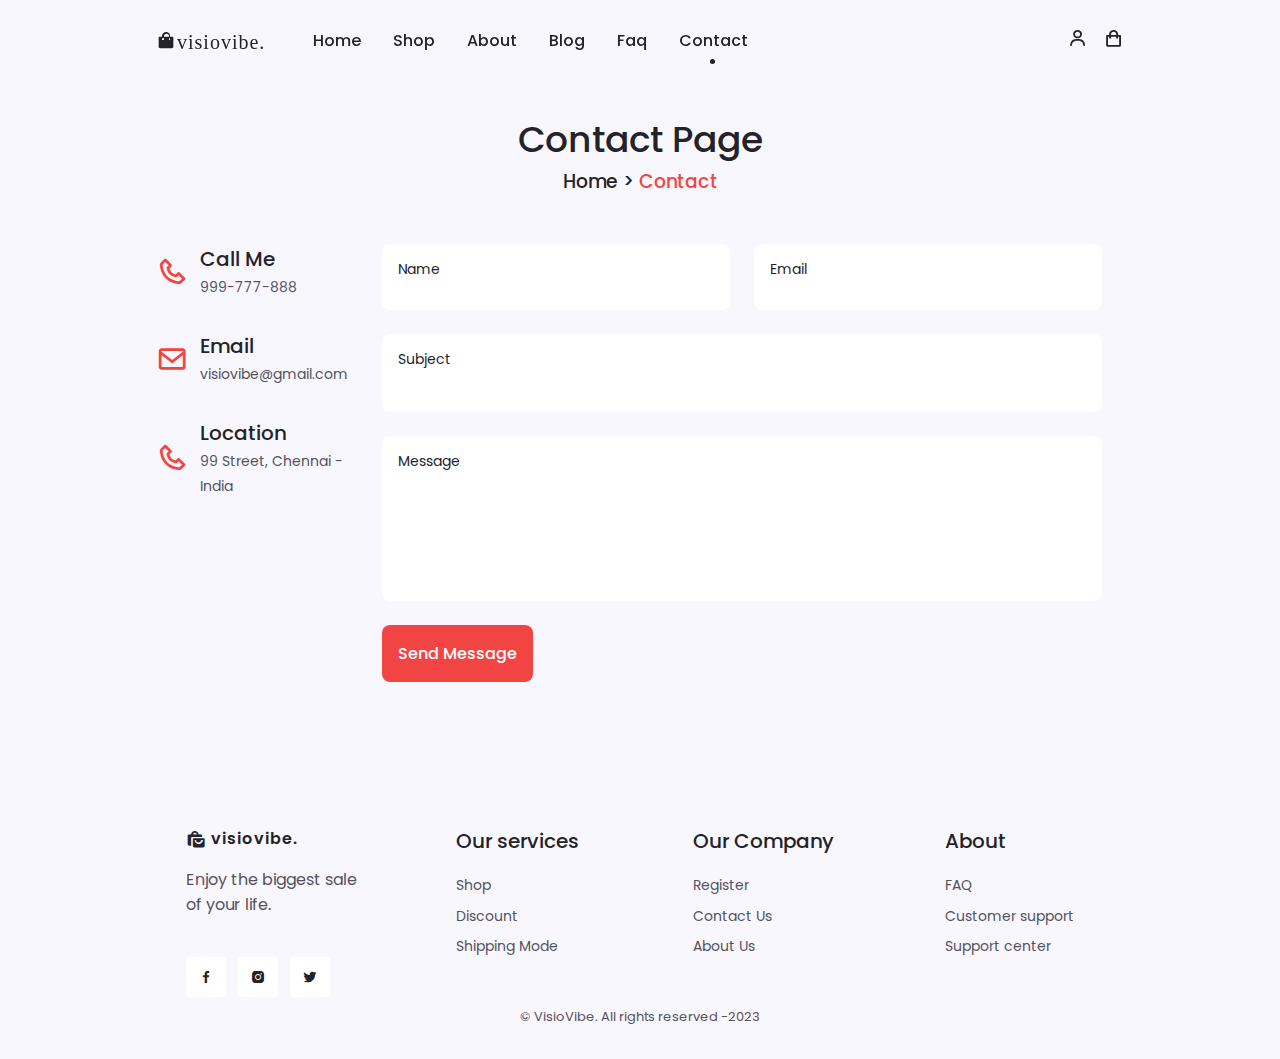
<file: contact.html>
<!DOCTYPE html>
<html lang="en">
  <head>
    <meta charset="UTF-8" />
    <meta
      http-equiv="X-UA-Compatible"
      content="IE=edge" />
    <meta
      name="viewport"
      content="width=device-width, initial-scale=1.0" />

    <!--=============== BOXICONS ===============-->
    <link
      rel="stylesheet"
      href="https://cdn.jsdelivr.net/npm/boxicons@latest/css/boxicons.min.css" />

    <!--=============== SWIPER CSS ===============-->
    <link
      rel="stylesheet"
      href="assets/css/swiper-bundle.min.css" />

    <!--=============== CSS ===============-->
    <link
      rel="stylesheet"
      href="assets/css/style.css" />
    <link
      rel="stylesheet"
      href="assets/css/colors/color-1.css" />

    <title>Responsive e-commerce website - VisioVibe</title>
  </head>
  <body>
    <header
      class="header"
      id="header">
      <nav class="nav container">
        <a
          href="#home"
          class="nav__logo">
          <i class="bx bxs-shopping-bag nav__logo-icon">visiovibe.</i>
        </a>
        <div
          class="nav__menu"
          id="nav__menu">
          <ul class="nav__list">
            <li class="nav__item">
              <a
                href="index.html"
                class="nav__link">
                Home
              </a>
            </li>
            <li class="nav__item">
              <a
                href="shop.html"
                class="nav__link">
                Shop
              </a>
            </li>
            <li class="nav__item">
              <a
                href="about.html"
                class="nav__link">
                About
              </a>
            </li>
            <li class="nav__item">
              <a
                href="blog.html"
                class="nav__link">
                Blog
              </a>
            </li>
            <li class="nav__item">
              <a
                href="faq.html"
                class="nav__link">
                Faq
              </a>
            </li>
            <li class="nav__item">
              <a
                href="contact.html"
                class="nav__link active-link">
                Contact
              </a>
            </li>
          </ul>
          <div
            class="nav__close"
            id="nav-close">
            <i class="bx bx-x"></i>
          </div>
        </div>
        <div class="nav__btns">
          <div
            class="login__toggle"
            id="login-button">
            <i class="bx bx-user"></i>
          </div>
          <div
            class="nav__shop"
            id="cart-shop">
            <i class="bx bx-shopping-bag"></i>
          </div>
          <div
            class="nav__toggle"
            id="nav-toggle">
            <i class="bx bx-grid-alt"></i>
          </div>
        </div>
      </nav>
    </header>

    <!--=============== CART ===============-->
    <div
      class="cart"
      id="cart">
      <i
        class="bx bx-x cart__close"
        id="cart-close"></i>
      <h2 class="cart__title-center">My Cart</h2>
      <div class="cart__container">
        <article class="cart__card">
          <div class="cart__box">
            <img
              src="assets/img/cart-1.png"
              alt="cart image"
              class="cart__img" />
          </div>
          <div class="cart__details">
            <h3 class="cart__title">Windbreaker</h3>
            <span class="cart__price">$200</span>
            <div class="cart__amount">
              <div class="cart__amount-content">
                <span class="cart__amount-box">
                  <i class="bx bx-minus"></i>
                </span>

                <span class="cart_-amount-number">1</span>

                <span class="cart__amount-box">
                  <i class="bx bx-plus"></i>
                </span>
              </div>

              <i class="bx bx-trash cart__amount-trash"></i>
            </div>
          </div>
        </article>
        <article class="cart__card">
          <div class="cart__box">
            <img
              src="assets/img/cart-2.png"
              alt="cart image"
              class="cart__img" />
          </div>
          <div class="cart__details">
            <h3 class="cart__title">Cartoon</h3>
            <span class="cart__price">$200</span>
            <div class="cart__amount">
              <div class="cart__amount-content">
                <span class="cart__amount-box">
                  <i class="bx bx-minus"></i>
                </span>

                <span class="cart_-amount-number">1</span>

                <span class="cart__amount-box">
                  <i class="bx bx-plus"></i>
                </span>
              </div>

              <i class="bx bx-trash cart__amount-trash"></i>
            </div>
          </div>
        </article>
        <article class="cart__card">
          <div class="cart__box">
            <img
              src="assets/img/cart-3.png"
              alt="cart image"
              class="cart__img" />
          </div>
          <div class="cart__details">
            <h3 class="cart__title">Cardiagan Hoodie</h3>
            <span class="cart__price">$100</span>
            <div class="cart__amount">
              <div class="cart__amount-content">
                <span class="cart__amount-box">
                  <i class="bx bx-minus"></i>
                </span>

                <span class="cart_-amount-number">1</span>

                <span class="cart__amount-box">
                  <i class="bx bx-plus"></i>
                </span>
              </div>

              <i class="bx bx-trash cart__amount-trash"></i>
            </div>
          </div>
        </article>
      </div>
      <div class="cart__prices">
        <span class="cart__prices-item">3 item</span>
        <span class="cart__prices-total">$500</span>
      </div>
    </div>

    <!--=============== LOGIN ===============-->
    <div
      class="login"
      id="login">
      <i
        class="bx bx-x login__close"
        id="login-close"></i>
      <h2 class="login__title-center">Login</h2>
      <form
        action="#"
        class="login__form grid"
        id="form">
        <div class="login__content">
          <label
            for=""
            class="login__label">
            Email
          </label>
          <input
            type="email"
            name="email"
            class="login__input" />
        </div>
        <div class="login__content">
          <label
            for=""
            class="login__label">
            Password
          </label>
          <input
            type="password"
            name="password"
            class="login__input" />
        </div>

        <div>
          <button
            type="submit"
            class="button">
            Sign-in
          </button>
        </div>
        <div>
          <p class="signup">
            Not a member?
            <a href="registration.html">Sign up now</a>
          </p>
        </div>
      </form>
    </div>
    <!--=============== MAIN ===============-->
    <main class="main">
      <!--=============== CONTACT US ===============-->
      <section class="contact section container">
        <h2 class="breadcrumb__title">Contact Page</h2>
        <h3 class="breadcrumb__subtitle">
          Home >
          <span>Contact</span>
        </h3>

        <div class="contact__container grid">
          <div>
            <div class="contact__information">
              <i class="bx bx-phone contact__icon"></i>
              <div>
                <h3 class="contact__title">Call Me</h3>
                <span class="contact__subtitle">999-777-888</span>
              </div>
            </div>

            <div class="contact__information">
              <i class="bx bx-envelope contact__icon"></i>
              <div>
                <h3 class="contact__title">Email</h3>
                <span class="contact__subtitle">visiovibe@gmail.com</span>
              </div>
            </div>

            <div class="contact__information">
              <i class="bx bx-phone contact__icon"></i>
              <div>
                <h3 class="contact__title">Location</h3>
                <span class="contact__subtitle">
                  99 Street, Chennai - India
                </span>
              </div>
            </div>
          </div>

          <form
            action="https://api.web3forms.com/submit"
            method="post"
            class="contact__form grid">
            <div class="contact__input grid">
              <div class="contact__content">
                <input
                  type="hidden"
                  name="access_key"
                  value="1c3cbdab-d1c4-4382-ae9e-ab51a3ed67e6" />
                <label
                  for=""
                  class="contact__label">
                  Name
                </label>
                <input
                  type="text"
                  name="name"
                  class="contact__input"
                  id="name" />
              </div>

              <div class="contact__content">
                <label
                  for=""
                  class="contact__label">
                  Email
                </label>
                <input
                  type="email"
                  class="contact__input"
                  name="email"
                  id="email" />
              </div>
            </div>

            <div class="contact__content">
              <label
                for=""
                class="contact__label">
                Subject
              </label>
              <input
                type="text"
                name="subject"
                class="contact__inputs"
                id="subject" />
            </div>
            <div class="contact__content">
              <label
                for="#"
                class="contact__label">
                Message
              </label>
              <textarea
                name="message"
                id=""
                cols="0"
                rows="7"
                class="contact__inputs"
                id="message"></textarea>
            </div>

            <div>
              <!-- <a
                href="#"
                class="button">
                Send Message
              </a> -->
              <button
                type="submit"
                class="button">
                Send Message
              </button>
            </div>
            <!-- <span class="contact__form-sucess">
              Message Successfully Sended!
            </span> -->
          </form>
        </div>
      </section>
    </main>

    <!--=============== FOOTER ===============-->
    <footer class="footer section">
      <div class="footer__container container grid">
        <!-- footer content 1-->
        <div class="footer__content">
          <a
            href="index.html"
            class="footer__logo">
            <i class="bx bxs-shopping-bags footer__logo-icon"></i>
            VisioVibe.
          </a>
          <p class="footer__description">
            Enjoy the biggest sale
            <br />
            of your life.
          </p>
          <ul class="footer__social">
            <a
              href="#"
              class="footer__social-link">
              <i class="bx bxl-facebook"></i>
            </a>
            <a
              href="#"
              class="footer__social-link">
              <i class="bx bxl-instagram-alt"></i>
            </a>
            <a
              href="#"
              class="footer__social-link">
              <i class="bx bxl-twitter"></i>
            </a>
          </ul>
        </div>
        <!-- footer content 2 -->
        <div class="footer__content">
          <h3 class="footer__title">Our services</h3>
          <ul class="footer__links">
            <li>
              <a
                href="shop.html"
                class="footer__link">
                Shop
              </a>
            </li>
            <li>
              <a
                href="#"
                class="footer__link">
                Discount
              </a>
            </li>
            <li>
              <a
                href="cart.html"
                class="footer__link">
                Shipping Mode
              </a>
            </li>
          </ul>
        </div>
        <!-- footer content 3-->
        <div class="footer__content">
          <h3 class="footer__title">Our Company</h3>
          <ul class="footer__links">
            <li>
              <a
                href="registration.html"
                class="footer__link">
                Register
              </a>
            </li>
            <li>
              <a
                href="contact.html"
                class="footer__link">
                Contact Us
              </a>
            </li>
            <li>
              <a
                href="about.html"
                class="footer__link">
                About Us
              </a>
            </li>
          </ul>
        </div>
        <!-- footer content 4-->
        <div class="footer__content">
          <h3 class="footer__title">About</h3>
          <ul class="footer__links">
            <li>
              <a
                href="faq.html"
                class="footer__link">
                FAQ
              </a>
            </li>
            <li>
              <a
                href="#"
                class="footer__link">
                Customer support
              </a>
            </li>
            <li>
              <a
                href="#"
                class="footer__link">
                Support center
              </a>
            </li>
          </ul>
        </div>
      </div>
      <span class="footer__copy">
        &copy; VisioVibe. All rights reserved -2023
      </span>
    </footer>

    <!--=============== SCROLL UP ===============-->
    <a
      href="#"
      class="scrollup"
      id="scroll-up">
      <i class="bx bx-up-arrow-alt scroll__icon"></i>
    </a>

    <!--=============== STYLE SWITCHER ===============-->

    <!--=============== SWIPER JS ===============-->
    <script src="assets/js/swiper-bundle.min.js"></script>

    <!--=============== JS ===============-->
    <script src="assets/js/main.js"></script>

    <!-- =============smtpjs========== -->
    <script src="https://smtpjs.com/v3/smtp.js"></script>

    <!-- <script>
      const Form = document.getElementById('form');
      function sendEmail() {
        Email.send({
          Host: 'smtp.elasticemail.com',
          Username: 'dhanushkumaramk@gmail.com',
          Password: 'D2A70248DD1E1A112DADE7D43CC741591CC8',
          To: 'dhanushkumaramk@gmail.com',
          From: 'dhanushkumaramk@gmail.com',
          Subject: 'This is the subject',
          Body: 'And this is the body',
        }).then((message) => alert(message));
      }

      Form.addEventListener('submit', (e) => {
        e.preventDefault();
        sendEmail();
      });
    </script> -->
  </body>
</html>
</file>
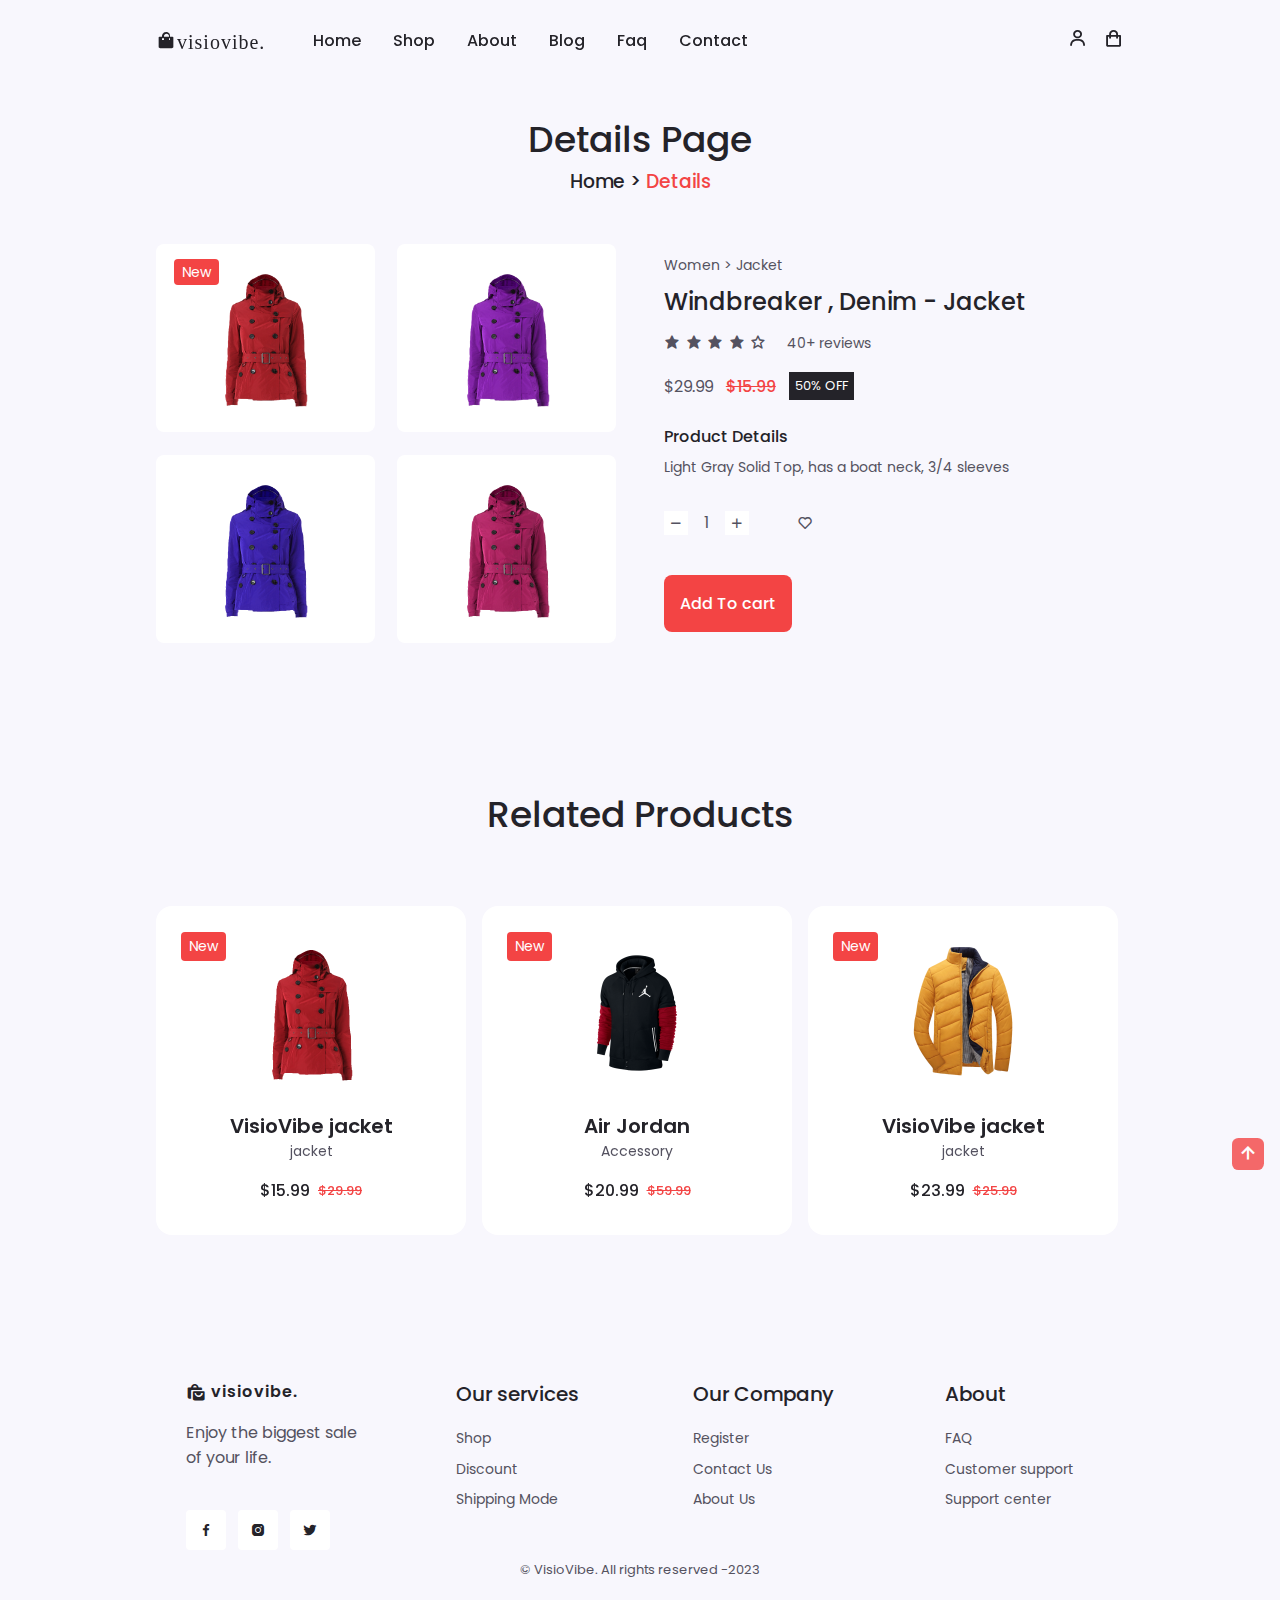
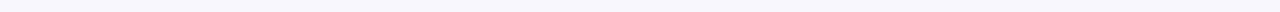
<file: details.html>
<!DOCTYPE html><html lang="en">
  <head>
    <meta charset="UTF-8" />
    <meta
      http-equiv="X-UA-Compatible"
      content="IE=edge" />
    <meta
      name="viewport"
      content="width=device-width, initial-scale=1.0" />

    <!--=============== BOXICONS ===============-->
    <link
      rel="stylesheet"
      href="https://cdn.jsdelivr.net/npm/boxicons@latest/css/boxicons.min.css" />

    <!--=============== SWIPER CSS ===============-->
    <link
      rel="stylesheet"
      href="assets/css/swiper-bundle.min.css" />

    <!--=============== CSS ===============-->
    <link
      rel="stylesheet"
      href="assets/css/style.css" />
    <link
      rel="stylesheet"
      href="assets/css/colors/color-1.css" />

    <title>Responsive e-commerce website - Visiovibe</title>
  </head>
  <body>
    <!--=============== HEADER ===============-->
    <header
      class="header"
      id="header">
      <nav class="nav container">
        <a
          href="#home"
          class="nav__logo">
          <i class="bx bxs-shopping-bag nav__logo-icon">visiovibe.</i>
        </a>
        <div
          class="nav__menu"
          id="nav__menu">
          <ul class="nav__list">
            <li class="nav__item">
              <a
                href="index.html"
                class="nav__link">
                Home
              </a>
            </li>
            <li class="nav__item">
              <a
                href="shop.html"
                class="nav__link">
                Shop
              </a>
            </li>
            <li class="nav__item">
              <a
                href="about.html"
                class="nav__link">
                About
              </a>
            </li>
            <li class="nav__item">
              <a
                href="blog.html"
                class="nav__link">
                Blog
              </a>
            </li>
            <li class="nav__item">
              <a
                href="faq.html"
                class="nav__link">
                Faq
              </a>
            </li>
            <li class="nav__item">
              <a
                href="contact.html"
                class="nav__link">
                Contact
              </a>
            </li>
          </ul>
          <div
            class="nav__close"
            id="nav-close">
            <i class="bx bx-x"></i>
          </div>
        </div>
        <div class="nav__btns">
          <div
            class="login__toggle"
            id="login-button">
            <i class="bx bx-user"></i>
          </div>
          <div
            class="nav__shop"
            id="cart-shop">
            <i class="bx bx-shopping-bag"></i>
          </div>
          <div
            class="nav__toggle"
            id="nav-toggle">
            <i class="bx bx-grid-alt"></i>
          </div>
        </div>
      </nav>
    </header>

    <!--=============== CART ===============-->
    <div
      class="cart"
      id="cart">
      <i
        class="bx bx-x cart__close"
        id="cart-close"></i>
      <h2 class="cart__title-center">My Cart</h2>
      <div class="cart__container">
        <article class="cart__card">
          <div class="cart__box">
            <img
              src="assets/img/cart-1.png"
              alt="cart image"
              class="cart__img" />
          </div>
          <div class="cart__details">
            <h3 class="cart__title">Windbreaker</h3>
            <span class="cart__price">$200</span>

            <div class="cart__amount">
              <div class="cart__amount-content">
                <span class="cart__amount-box">
                  <i class="bx bx-minus"></i>
                </span>

                <span class="cart_-amount-number">1</span>

                <span class="cart__amount-box">
                  <i class="bx bx-plus"></i>
                </span>
              </div>

              <i class="bx bx-trash cart__amount-trash"></i>
            </div>
          </div>
        </article>
        <article class="cart__card">
          <div class="cart__box">
            <img
              src="assets/img/cart-2.png"
              alt="cart image"
              class="cart__img" />
          </div>
          <div class="cart__details">
            <h3 class="cart__title">Cartoon</h3>
            <span class="cart__price">$200</span>
            <div class="cart__amount">
              <div class="cart__amount-content">
                <span class="cart__amount-box">
                  <i class="bx bx-minus"></i>
                </span>

                <span class="cart_-amount-number">1</span>

                <span class="cart__amount-box">
                  <i class="bx bx-plus"></i>
                </span>
              </div>

              <i class="bx bx-trash cart__amount-trash"></i>
            </div>
          </div>
        </article>
        <article class="cart__card">
          <div class="cart__box">
            <img
              src="assets/img/cart-3.png"
              alt="cart image"
              class="cart__img" />
          </div>
          <div class="cart__details">
            <h3 class="cart__title">Cardiagan Hoodie</h3>
            <span class="cart__price">$100</span>
            <div class="cart__amount">
              <div class="cart__amount-content">
                <span class="cart__amount-box">
                  <i class="bx bx-minus"></i>
                </span>

                <span class="cart_-amount-number">1</span>

                <span class="cart__amount-box">
                  <i class="bx bx-plus"></i>
                </span>
              </div>

              <i class="bx bx-trash cart__amount-trash"></i>
            </div>
          </div>
        </article>
      </div>
      <div class="cart__prices">
        <span class="cart__prices-item">3 item</span>
        <span class="cart__prices-total">$500</span>
      </div>
    </div>

    <!--=============== LOGIN ===============-->
    <div
      class="login"
      id="login">
      <i
        class="bx bx-x login__close"
        id="login-close"></i>
      <h2 class="login__title-center">Login</h2>
      <form
        action="#"
        class="login__form grid">
        <div class="login__content">
          <label
            for=""
            class="login__label">
            Email
          </label>
          <input
            type="email"
            name=""
            class="login__input" />
        </div>
        <div class="login__content">
          <label
            for=""
            class="login__label">
            Password
          </label>
          <input
            type="password"
            name=""
            class="login__input" />
        </div>

        <div>
          <a
            href="#"
            class="button">
            Sign-in
          </a>
        </div>
        <div>
          <p class="signup">
            Not a member?
            <a href="registration.html">Sign up now</a>
          </p>
        </div>
      </form>
    </div>

    <!--=============== MAIN ===============-->
    <main class="main">
      <!--=============== DETAILS ===============-->
      <section class="details section container">
        <h2 class="breadcrumb__title">Details Page</h2>
        <h3 class="breadcrumb__subtitle">
          Home >
          <span>Details</span>
        </h3>
        <div class="details__container grid">
          <div class="product__images grid">
            <div class="product__img">
              <div class="details__img-tag">New</div>
              <img
                src="assets/img/details-1.png"
                alt="" />
            </div>
            <div class="product__img">
              <img
                src="assets/img/details-2.png"
                alt="" />
            </div>
            <div class="product__img">
              <img
                src="assets/img/details-3.png"
                alt="" />
            </div>
            <div class="product__img">
              <img
                src="assets/img/details-4.png"
                alt="" />
            </div>
          </div>

          <div class="product__info">
            <p class="details__subtitle">Women > Jacket</p>
            <h3 class="details__title">Windbreaker , Denim - Jacket</h3>

            <div class="rating">
              <div class="stars">
                <i class="bx bxs-star"></i>
                <i class="bx bxs-star"></i>
                <i class="bx bxs-star"></i>
                <i class="bx bxs-star"></i>
                <i class="bx bx-star"></i>
              </div>
              <span class="reviews__count">40+ reviews</span>
            </div>
            <div class="details__prices">
              <span class="detail__price">$29.99</span>
              <span class="details__discount">$15.99</span>
              <span class="discount__percentage">50% OFF</span>
            </div>
            <div class="details__description">
              <h3 class="description__title">Product Details</h3>
              <div class="description__details">
                <p>Light Gray Solid Top, has a boat neck, 3/4 sleeves</p>
              </div>
            </div>
            <div class="cart__amount">
              <div class="cart__amount-content">
                <span class="cart__amount-box">
                  <i class="bx bx-minus"></i>
                </span>

                <span class="cart_-amount-number">1</span>

                <span class="cart__amount-box">
                  <i class="bx bx-plus"></i>
                </span>
              </div>

              <i class="bx bx-heart cart__amount-heart"></i>
            </div>
            <a
              href="#"
              class="button">
              Add To cart
            </a>
          </div>
        </div>
      </section>

      <!--=============== RELATED PRODUCTS ===============-->
      <section class="related__products section">
        <h2 class="section__title">Related Products</h2>

        <div class="new__container container">
          <div class="swiper new-swiper">
            <div class="swiper-wrapper">
              <!-- new content -->
              <div class="new__content swiper-slide">
                <div class="new__tag">New</div>
                <img
                  src="assets/img/new-1.png"
                  alt="new image"
                  class="new__img" />
                <h3 class="new__title">VisioVibe jacket</h3>
                <span class="new__subtitle">jacket</span>
                <div class="new__prices">
                  <span class="new__price">$15.99</span>
                  <span class="new__discount">$29.99</span>
                </div>
                <a
                  href="details.html"
                  class="button new__button">
                  <i class="bx bx-cart-alt new__icon"></i>
                </a>
              </div>
              <!-- new content2 -->
              <div class="new__content swiper-slide">
                <div class="new__tag">New</div>
                <img
                  src="assets/img/new-2.png"
                  alt="new image"
                  class="new__img" />
                <h3 class="new__title">Air Jordan</h3>
                <span class="new__subtitle">Accessory</span>
                <div class="new__prices">
                  <span class="new__price">$20.99</span>
                  <span class="new__discount">$59.99</span>
                </div>
                <a
                  href="details.html"
                  class="button new__button">
                  <i class="bx bx-cart-alt new__icon"></i>
                </a>
              </div>
              <!-- new content 3 -->
              <div class="new__content swiper-slide">
                <div class="new__tag">New</div>
                <img
                  src="assets/img/new-3.png"
                  alt="new image"
                  class="new__img" />
                <h3 class="new__title">VisioVibe jacket</h3>
                <span class="new__subtitle">jacket</span>
                <div class="new__prices">
                  <span class="new__price">$23.99</span>
                  <span class="new__discount">$25.99</span>
                </div>
                <a
                  href="details.html"
                  class="button new__button">
                  <i class="bx bx-cart-alt new__icon"></i>
                </a>
              </div>
              <!-- new content 4 -->
              <div class="new__content swiper-slide">
                <div class="new__tag">New</div>
                <img
                  src="assets/img/new-4.png"
                  alt="new image"
                  class="new__img" />
                <h3 class="new__title">VisioVibe jacket</h3>
                <span class="new__subtitle">jacket</span>

                <div class="new__prices">
                  <span class="new__price">$15.99</span>
                  <span class="new__discount">$29.99</span>
                </div>

                <a
                  href="details.html"
                  class="button new__button">
                  <i class="bx bx-cart-alt new__icon"></i>
                </a>
              </div>
              <!-- new content 5 -->
              <div class="new__content swiper-slide">
                <div class="new__tag">New</div>
                <img
                  src="assets/img/new-5.png"
                  alt="new image"
                  class="new__img" />
                <h3 class="new__title">VisioVibe jacket</h3>
                <span class="new__subtitle">jacket</span>
                <div class="new__prices">
                  <span class="new__price">$15.99</span>
                  <span class="new__discount">$29.99</span>
                </div>
                <a
                  href="details.html"
                  class="button new__button">
                  <i class="bx bx-cart-alt new__icon"></i>
                </a>
              </div>
              <!-- new content 6 -->
              <div class="new__content swiper-slide">
                <div class="new__tag">New</div>
                <img
                  src="assets/img/new-6.png"
                  alt="new image"
                  class="new__img" />
                <h3 class="new__title">VisioVibe jacket</h3>
                <span class="new__subtitle">jacket</span>
                <div class="new__prices">
                  <span class="new__price">$15.99</span>
                  <span class="new__discount">$29.99</span>
                </div>
                <a
                  href="details.html"
                  class="button new__button">
                  <i class="bx bx-cart-alt new__icon"></i>
                </a>
              </div>
            </div>
          </div>
        </div>
      </section>
    </main>

    <!--=============== FOOTER ===============-->
    <footer class="footer section">
      <div class="footer__container container grid">
        <!-- footer content 1-->
        <div class="footer__content">
          <a
            href="index.html"
            class="footer__logo">
            <i class="bx bxs-shopping-bags footer__logo-icon"></i>
            VisioVibe.
          </a>
          <p class="footer__description">
            Enjoy the biggest sale
            <br />
            of your life.
          </p>
          <ul class="footer__social">
            <a
              href="#"
              class="footer__social-link">
              <i class="bx bxl-facebook"></i>
            </a>
            <a
              href="#"
              class="footer__social-link">
              <i class="bx bxl-instagram-alt"></i>
            </a>
            <a
              href="#"
              class="footer__social-link">
              <i class="bx bxl-twitter"></i>
            </a>
          </ul>
        </div>
        <!-- footer content 2 -->
        <div class="footer__content">
          <h3 class="footer__title">Our services</h3>
          <ul class="footer__links">
            <li>
              <a
                href="shop.html"
                class="footer__link">
                Shop
              </a>
            </li>
            <li>
              <a
                href="#"
                class="footer__link">
                Discount
              </a>
            </li>
            <li>
              <a
                href="#"
                class="footer__link">
                Shipping Mode
              </a>
            </li>
          </ul>
        </div>
        <!-- footer content 3-->
        <div class="footer__content">
          <h3 class="footer__title">Our Company</h3>
          <ul class="footer__links">
            <li>
              <a
                href="registration.html"
                class="footer__link">
                Register
              </a>
            </li>
            <li>
              <a
                href="contact.html"
                class="footer__link">
                Contact Us
              </a>
            </li>
            <li>
              <a
                href="about.html"
                class="footer__link">
                About Us
              </a>
            </li>
          </ul>
        </div>
        <!-- footer content 4-->
        <div class="footer__content">
          <h3 class="footer__title">About</h3>
          <ul class="footer__links">
            <li>
              <a
                href="faq.html"
                class="footer__link">
              FAQ
              </a>
            </li>
            <li>
              <a
                href="#"
                class="footer__link">
                Customer support
              </a>
            </li>
            <li>
              <a
                href="#"
                class="footer__link">
                Support center
              </a>
            </li>
          </ul>
        </div>
      </div>
      <span class="footer__copy">
        &copy; VisioVibe. All rights reserved -2023
      </span>
    </footer>

    <!--=============== LIGHTBOX ===============-->

    <div class="lightbox">
      <div class="lightbox__container">
        <div class="lightbox__close">&times;</div>
        <img
          src="assets/img/details-2.png"
          alt="img"
          class="lightbox__img" />
        <div class="lightbox__caption">
          <div class="caption__text">visiovibe</div>
          <div class="caption__counter"></div>
        </div>
      </div>
      <div class="lightbox__controls">
        <div
          class="prev__item"
          onclick="prevItem()">
          <i class="bx bx-chevron-left"></i>
        </div>
        <div
          class="next__item"
          onclick="nextItem()">
          <i class="bx bx-chevron-right"></i>
        </div>
      </div>
    </div>
    <!--=============== SCROLL UP ===============-->
    <a
      href="#"
      class="scrollup"
      id="scroll-up">
      <i class="bx bx-up-arrow-alt scroll__icon"></i>
    </a>

    <!--===============  ===============-->
    <!--=============== STYLE SWITCHER ===============-->

    <!--=============== SWIPER JS ===============-->
    <script src="assets/js/swiper-bundle.min.js"></script>

    <!--=============== JS ===============-->
    <script src="assets/js/main.js"></script>
  </body>
</html>
</file>
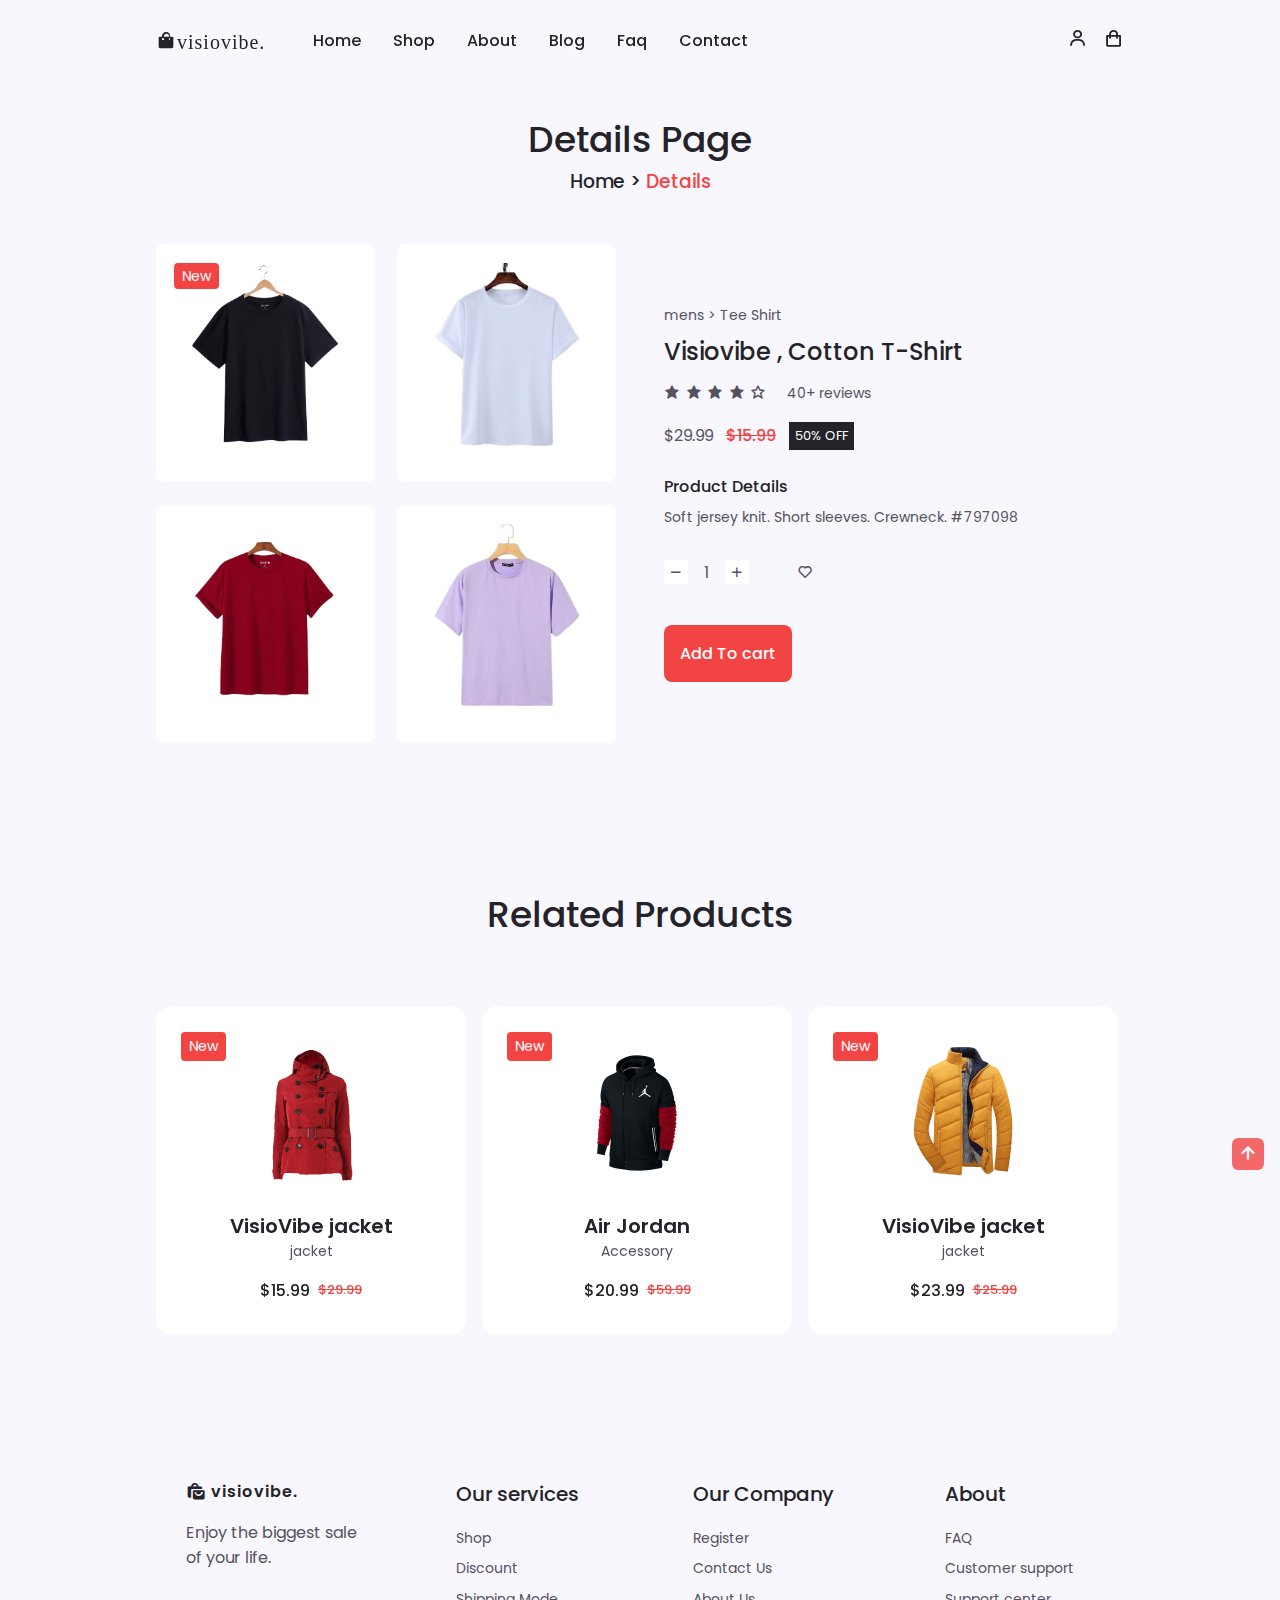
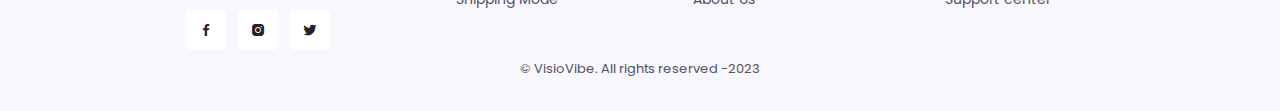
<file: detailsblacktshirt.html>
<!DOCTYPE html>
<html lang="en">
  <head>
    <meta charset="UTF-8" />
    <meta
      http-equiv="X-UA-Compatible"
      content="IE=edge" />
    <meta
      name="viewport"
      content="width=device-width, initial-scale=1.0" />

    <!--=============== BOXICONS ===============-->
    <link
      rel="stylesheet"
      href="https://cdn.jsdelivr.net/npm/boxicons@latest/css/boxicons.min.css" />

    <!--=============== SWIPER CSS ===============-->
    <link
      rel="stylesheet"
      href="assets/css/swiper-bundle.min.css" />

    <!--=============== CSS ===============-->
    <link
      rel="stylesheet"
      href="assets/css/style.css" />
    <link
      rel="stylesheet"
      href="assets/css/colors/color-1.css" />

    <title>Responsive e-commerce website - Visiovibe</title>
  </head>
  <body>
    <!--=============== HEADER ===============-->
    <header
      class="header"
      id="header">
      <nav class="nav container">
        <a
          href="#home"
          class="nav__logo">
          <i class="bx bxs-shopping-bag nav__logo-icon">visiovibe.</i>
        </a>
        <div
          class="nav__menu"
          id="nav__menu">
          <ul class="nav__list">
            <li class="nav__item">
              <a
                href="index.html"
                class="nav__link">
                Home
              </a>
            </li>
            <li class="nav__item">
              <a
                href="shop.html"
                class="nav__link">
                Shop
              </a>
            </li>
            <li class="nav__item">
              <a
                href="about.html"
                class="nav__link">
                About
              </a>
            </li>
            <li class="nav__item">
              <a
                href="blog.html"
                class="nav__link">
                Blog
              </a>
            </li>
            <li class="nav__item">
              <a
                href="faq.html"
                class="nav__link">
                Faq
              </a>
            </li>
            <li class="nav__item">
              <a
                href="contact.html"
                class="nav__link">
                Contact
              </a>
            </li>
          </ul>
          <div
            class="nav__close"
            id="nav-close">
            <i class="bx bx-x"></i>
          </div>
        </div>
        <div class="nav__btns">
          <div
            class="login__toggle"
            id="login-button">
            <i class="bx bx-user"></i>
          </div>
          <div
            class="nav__shop"
            id="cart-shop">
            <i class="bx bx-shopping-bag"></i>
          </div>
          <div
            class="nav__toggle"
            id="nav-toggle">
            <i class="bx bx-grid-alt"></i>
          </div>
        </div>
      </nav>
    </header>

    <!--=============== CART ===============-->
    <div
      class="cart"
      id="cart">
      <i
        class="bx bx-x cart__close"
        id="cart-close"></i>
      <h2 class="cart__title-center">My Cart</h2>
      <div class="cart__container">
        <article class="cart__card">
          <div class="cart__box">
            <img
              src="assets/img/cart-1.png"
              alt="cart image"
              class="cart__img" />
          </div>
          <div class="cart__details">
            <h3 class="cart__title">Windbreaker</h3>
            <span class="cart__price">$200</span>

            <div class="cart__amount">
              <div class="cart__amount-content">
                <span class="cart__amount-box">
                  <i class="bx bx-minus"></i>
                </span>

                <span class="cart_-amount-number">1</span>

                <span class="cart__amount-box">
                  <i class="bx bx-plus"></i>
                </span>
              </div>

              <i class="bx bx-trash cart__amount-trash"></i>
            </div>
          </div>
        </article>
        <article class="cart__card">
          <div class="cart__box">
            <img
              src="assets/img/cart-2.png"
              alt="cart image"
              class="cart__img" />
          </div>
          <div class="cart__details">
            <h3 class="cart__title">Cartoon</h3>
            <span class="cart__price">$200</span>
            <div class="cart__amount">
              <div class="cart__amount-content">
                <span class="cart__amount-box">
                  <i class="bx bx-minus"></i>
                </span>

                <span class="cart_-amount-number">1</span>

                <span class="cart__amount-box">
                  <i class="bx bx-plus"></i>
                </span>
              </div>

              <i class="bx bx-trash cart__amount-trash"></i>
            </div>
          </div>
        </article>
        <article class="cart__card">
          <div class="cart__box">
            <img
              src="assets/img/cart-3.png"
              alt="cart image"
              class="cart__img" />
          </div>
          <div class="cart__details">
            <h3 class="cart__title">Cardiagan Hoodie</h3>
            <span class="cart__price">$100</span>
            <div class="cart__amount">
              <div class="cart__amount-content">
                <span class="cart__amount-box">
                  <i class="bx bx-minus"></i>
                </span>

                <span class="cart_-amount-number">1</span>

                <span class="cart__amount-box">
                  <i class="bx bx-plus"></i>
                </span>
              </div>

              <i class="bx bx-trash cart__amount-trash"></i>
            </div>
          </div>
        </article>
      </div>
      <div class="cart__prices">
        <span class="cart__prices-item">3 item</span>
        <span class="cart__prices-total">$500</span>
      </div>
    </div>

    <!--=============== LOGIN ===============-->
    <div
      class="login"
      id="login">
      <i
        class="bx bx-x login__close"
        id="login-close"></i>
      <h2 class="login__title-center">Login</h2>
      <form
        action="#"
        class="login__form grid">
        <div class="login__content">
          <label
            for=""
            class="login__label">
            Email
          </label>
          <input
            type="email"
            name=""
            class="login__input" />
        </div>
        <div class="login__content">
          <label
            for=""
            class="login__label">
            Password
          </label>
          <input
            type="password"
            name=""
            class="login__input" />
        </div>

        <div>
          <a
            href="#"
            class="button">
            Sign-in
          </a>
        </div>
        <div>
          <p class="signup">
            Not a member?
            <a href="registration.html">Sign up now</a>
          </p>
        </div>
      </form>
    </div>

    <!--=============== MAIN ===============-->
    <main class="main">
      <!--=============== DETAILS ===============-->
      <section class="details section container">
        <h2 class="breadcrumb__title">Details Page</h2>
        <h3 class="breadcrumb__subtitle">
          Home >
          <span>Details</span>
        </h3>
        <div class="details__container grid">
          <div class="product__images grid">
            <div class="product__img">
              <div class="details__img-tag">New</div>
              <img
                src="assets/img/blackp2.png.png"
                alt="" />
            </div>
            <div class="product__img">
              <img
                src="assets/img/whitep3.png.png"
                alt="" />
            </div>
            <div class="product__img">
              <img
                src="assets/img/graytp1.png.png"
                alt="" />
            </div>
            <div class="product__img">
              <img
                src="assets/img/purplep4.png.png"
                alt="" />
            </div>
          </div>

          <div class="product__info">
            <p class="details__subtitle">mens > Tee Shirt</p>
            <h3 class="details__title">Visiovibe , Cotton T-Shirt</h3>

            <div class="rating">
              <div class="stars">
                <i class="bx bxs-star"></i>
                <i class="bx bxs-star"></i>
                <i class="bx bxs-star"></i>
                <i class="bx bxs-star"></i>
                <i class="bx bx-star"></i>
              </div>
              <span class="reviews__count">40+ reviews</span>
            </div>
            <div class="details__prices">
              <span class="detail__price">$29.99</span>
              <span class="details__discount">$15.99</span>
              <span class="discount__percentage">50% OFF</span>
            </div>
            <div class="details__description">
              <h3 class="description__title">Product Details</h3>
              <div class="description__details">
                <p>Soft jersey knit. Short sleeves. Crewneck. #797098</p>
              </div>
            </div>
            <div class="cart__amount">
              <div class="cart__amount-content">
                <span class="cart__amount-box">
                  <i class="bx bx-minus"></i>
                </span>

                <span class="cart_-amount-number">1</span>

                <span class="cart__amount-box">
                  <i class="bx bx-plus"></i>
                </span>
              </div>

              <i class="bx bx-heart cart__amount-heart"></i>
            </div>
            <a
              href="#"
              class="button">
              Add To cart
            </a>
          </div>
        </div>
      </section>

      <!--=============== RELATED PRODUCTS ===============-->
      <section class="related__products section">
        <h2 class="section__title">Related Products</h2>

        <div class="new__container container">
          <div class="swiper new-swiper">
            <div class="swiper-wrapper">
              <!-- new content -->
              <div class="new__content swiper-slide">
                <div class="new__tag">New</div>
                <img
                  src="assets/img/new-1.png"
                  alt="new image"
                  class="new__img" />
                <h3 class="new__title">VisioVibe jacket</h3>
                <span class="new__subtitle">jacket</span>
                <div class="new__prices">
                  <span class="new__price">$15.99</span>
                  <span class="new__discount">$29.99</span>
                </div>
                <a
                  href="details.html"
                  class="button new__button">
                  <i class="bx bx-cart-alt new__icon"></i>
                </a>
              </div>
              <!-- new content2 -->
              <div class="new__content swiper-slide">
                <div class="new__tag">New</div>
                <img
                  src="assets/img/new-2.png"
                  alt="new image"
                  class="new__img" />
                <h3 class="new__title">Air Jordan</h3>
                <span class="new__subtitle">Accessory</span>
                <div class="new__prices">
                  <span class="new__price">$20.99</span>
                  <span class="new__discount">$59.99</span>
                </div>
                <a
                  href="details.html"
                  class="button new__button">
                  <i class="bx bx-cart-alt new__icon"></i>
                </a>
              </div>
              <!-- new content 3 -->
              <div class="new__content swiper-slide">
                <div class="new__tag">New</div>
                <img
                  src="assets/img/new-3.png"
                  alt="new image"
                  class="new__img" />
                <h3 class="new__title">VisioVibe jacket</h3>
                <span class="new__subtitle">jacket</span>
                <div class="new__prices">
                  <span class="new__price">$23.99</span>
                  <span class="new__discount">$25.99</span>
                </div>
                <a
                  href="details.html"
                  class="button new__button">
                  <i class="bx bx-cart-alt new__icon"></i>
                </a>
              </div>
              <!-- new content 4 -->
              <div class="new__content swiper-slide">
                <div class="new__tag">New</div>
                <img
                  src="assets/img/new-4.png"
                  alt="new image"
                  class="new__img" />
                <h3 class="new__title">VisioVibe jacket</h3>
                <span class="new__subtitle">jacket</span>

                <div class="new__prices">
                  <span class="new__price">$15.99</span>
                  <span class="new__discount">$29.99</span>
                </div>

                <a
                  href="details.html"
                  class="button new__button">
                  <i class="bx bx-cart-alt new__icon"></i>
                </a>
              </div>
              <!-- new content 5 -->
              <div class="new__content swiper-slide">
                <div class="new__tag">New</div>
                <img
                  src="assets/img/new-5.png"
                  alt="new image"
                  class="new__img" />
                <h3 class="new__title">VisioVibe jacket</h3>
                <span class="new__subtitle">jacket</span>
                <div class="new__prices">
                  <span class="new__price">$15.99</span>
                  <span class="new__discount">$29.99</span>
                </div>
                <a
                  href="details.html"
                  class="button new__button">
                  <i class="bx bx-cart-alt new__icon"></i>
                </a>
              </div>
              <!-- new content 6 -->
              <div class="new__content swiper-slide">
                <div class="new__tag">New</div>
                <img
                  src="assets/img/new-6.png"
                  alt="new image"
                  class="new__img" />
                <h3 class="new__title">VisioVibe jacket</h3>
                <span class="new__subtitle">jacket</span>
                <div class="new__prices">
                  <span class="new__price">$15.99</span>
                  <span class="new__discount">$29.99</span>
                </div>
                <a
                  href="details.html"
                  class="button new__button">
                  <i class="bx bx-cart-alt new__icon"></i>
                </a>
              </div>
            </div>
          </div>
        </div>
      </section>
    </main>

    <!--=============== FOOTER ===============-->
    <footer class="footer section">
      <div class="footer__container container grid">
        <!-- footer content 1-->
        <div class="footer__content">
          <a
            href="index.html"
            class="footer__logo">
            <i class="bx bxs-shopping-bags footer__logo-icon"></i>
            VisioVibe.
          </a>
          <p class="footer__description">
            Enjoy the biggest sale
            <br />
            of your life.
          </p>
          <ul class="footer__social">
            <a
              href="#"
              class="footer__social-link">
              <i class="bx bxl-facebook"></i>
            </a>
            <a
              href="#"
              class="footer__social-link">
              <i class="bx bxl-instagram-alt"></i>
            </a>
            <a
              href="#"
              class="footer__social-link">
              <i class="bx bxl-twitter"></i>
            </a>
          </ul>
        </div>
        <!-- footer content 2 -->
        <div class="footer__content">
          <h3 class="footer__title">Our services</h3>
          <ul class="footer__links">
            <li>
              <a
                href="shop.html"
                class="footer__link">
                Shop
              </a>
            </li>
            <li>
              <a
                href="#"
                class="footer__link">
                Discount
              </a>
            </li>
            <li>
              <a
                href="#"
                class="footer__link">
                Shipping Mode
              </a>
            </li>
          </ul>
        </div>
        <!-- footer content 3-->
        <div class="footer__content">
          <h3 class="footer__title">Our Company</h3>
          <ul class="footer__links">
            <li>
              <a
                href="registration.html"
                class="footer__link">
                Register
              </a>
            </li>
            <li>
              <a
                href="contact.html"
                class="footer__link">
                Contact Us
              </a>
            </li>
            <li>
              <a
                href="about.html"
                class="footer__link">
                About Us
              </a>
            </li>
          </ul>
        </div>
        <!-- footer content 4-->
        <div class="footer__content">
          <h3 class="footer__title">About</h3>
          <ul class="footer__links">
            <li>
              <a
                href="faq.html"
                class="footer__link">
            FAQ
              </a>
            </li>
            <li>
              <a
                href="#"
                class="footer__link">
                Customer support
              </a>
            </li>
            <li>
              <a
                href="#"
                class="footer__link">
                Support center
              </a>
            </li>
          </ul>
        </div>
      </div>
      <span class="footer__copy">
        &copy; VisioVibe. All rights reserved -2023
      </span>
    </footer>

    <!--=============== LIGHTBOX ===============-->

    <div class="lightbox">
      <div class="lightbox__container">
        <div class="lightbox__close">&times;</div>
        <img
          src="assets/img/purplep4.png.png"
          alt="img"
          class="lightbox__img" />
        <div class="lightbox__caption">
          <div class="caption__text">visiovibe</div>
          <div class="caption__counter"></div>
        </div>
      </div>
      <div class="lightbox__controls">
        <div
          class="prev__item"
          onclick="prevItem()">
          <i class="bx bx-chevron-left"></i>
        </div>
        <div
          class="next__item"
          onclick="nextItem()">
          <i class="bx bx-chevron-right"></i>
        </div>
      </div>
    </div>
    <!--=============== SCROLL UP ===============-->
    <a
      href="#"
      class="scrollup"
      id="scroll-up">
      <i class="bx bx-up-arrow-alt scroll__icon"></i>
    </a>

    <!--===============  ===============-->
    <!--=============== STYLE SWITCHER ===============-->

    <!--=============== SWIPER JS ===============-->
    <script src="assets/js/swiper-bundle.min.js"></script>

    <!--=============== JS ===============-->
    <script src="assets/js/main.js"></script>
  </body>
</html>
</file>
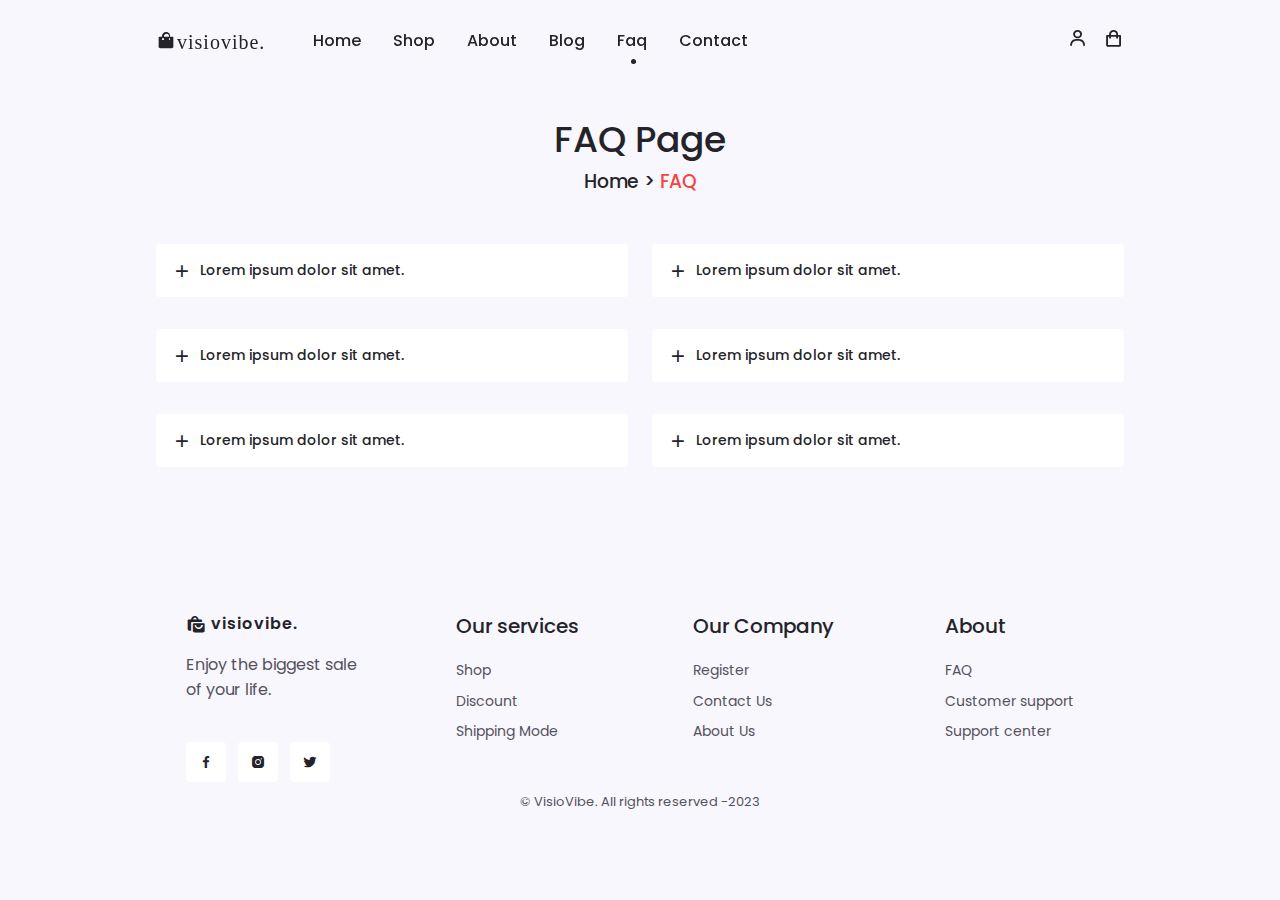
<file: faq.html>
<!DOCTYPE html><html lang="en">
  <head>
    <meta charset="UTF-8" />
    <meta
      http-equiv="X-UA-Compatible"
      content="IE=edge" />
    <meta
      name="viewport"
      content="width=device-width, initial-scale=1.0" />

    <!--=============== BOXICONS ===============-->
    <link
      rel="stylesheet"
      href="https://cdn.jsdelivr.net/npm/boxicons@latest/css/boxicons.min.css" />

    <!--=============== SWIPER CSS ===============-->
    <link
      rel="stylesheet"
      href="assets/css/swiper-bundle.min.css" />

    <!--=============== CSS ===============-->
    <link
      rel="stylesheet"
      href="assets/css/style.css" />
    <link
      rel="stylesheet"
      href="assets/css/colors/color-1.css" />

    <title>Responsive e-commerce website - VisioVibe</title>
  </head>
  <body>
    <!--=============== HEADER ===============-->
    <header
      class="header"
      id="header">
      <nav class="nav container">
        <a
          href="#home"
          class="nav__logo">
          <i class="bx bxs-shopping-bag nav__logo-icon">visiovibe.</i>
        </a>
        <div
          class="nav__menu"
          id="nav__menu">
          <ul class="nav__list">
            <li class="nav__item">
              <a
                href="index.html"
                class="nav__link">
                Home
              </a>
            </li>
            <li class="nav__item">
              <a
                href="shop.html"
                class="nav__link">
                Shop
              </a>
            </li>
            <li class="nav__item">
              <a
                href="about.html"
                class="nav__link">
                About
              </a>
            </li>
            <li class="nav__item">
              <a
                href="blog.html"
                class="nav__link">
                Blog
              </a>
            </li>
            <li class="nav__item">
              <a
                href="faq.html"
                class="nav__link active-link">
                Faq
              </a>
            </li>
            <li class="nav__item">
              <a
                href="contact.html"
                class="nav__link">
                Contact
              </a>
            </li>
          </ul>
          <div
            class="nav__close"
            id="nav-close">
            <i class="bx bx-x"></i>
          </div>
        </div>
        <div class="nav__btns">
          <div
            class="login__toggle"
            id="login-button">
            <i class="bx bx-user"></i>
          </div>
          <div
            class="nav__shop"
            id="cart-shop">
            <i class="bx bx-shopping-bag"></i>
          </div>
          <div
            class="nav__toggle"
            id="nav-toggle">
            <i class="bx bx-grid-alt"></i>
          </div>
        </div>
      </nav>
    </header>

    <!--=============== CART ===============-->
    <div
      class="cart"
      id="cart">
      <i
        class="bx bx-x cart__close"
        id="cart-close"></i>
      <h2 class="cart__title-center">My Cart</h2>
      <div class="cart__container">
        <article class="cart__card">
          <div class="cart__box">
            <img
              src="assets/img/cart-1.png"
              alt="cart image"
              class="cart__img" />
          </div>
          <div class="cart__details">
            <h3 class="cart__title">Windbreaker</h3>
            <span class="cart__price">$200</span>
            <div class="cart__amount">
              <div class="cart__amount-content">
                <span class="cart__amount-box">
                  <i class="bx bx-minus"></i>
                </span>

                <span class="cart_-amount-number">1</span>

                <span class="cart__amount-box">
                  <i class="bx bx-plus"></i>
                </span>
              </div>

              <i class="bx bx-trash cart__amount-trash"></i>
            </div>
          </div>
        </article>
        <article class="cart__card">
          <div class="cart__box">
            <img
              src="assets/img/cart-2.png"
              alt="cart image"
              class="cart__img" />
          </div>
          <div class="cart__details">
            <h3 class="cart__title">Cartoon</h3>
            <span class="cart__price">$200</span>
            <div class="cart__amount">
              <div class="cart__amount-content">
                <span class="cart__amount-box">
                  <i class="bx bx-minus"></i>
                </span>

                <span class="cart_-amount-number">1</span>

                <span class="cart__amount-box">
                  <i class="bx bx-plus"></i>
                </span>
              </div>

              <i class="bx bx-trash cart__amount-trash"></i>
            </div>
          </div>
        </article>
        <article class="cart__card">
          <div class="cart__box">
            <img
              src="assets/img/cart-3.png"
              alt="cart image"
              class="cart__img" />
          </div>
          <div class="cart__details">
            <h3 class="cart__title">Cardiagan Hoodie</h3>
            <span class="cart__price">$100</span>
            <div class="cart__amount">
              <div class="cart__amount-content">
                <span class="cart__amount-box">
                  <i class="bx bx-minus"></i>
                </span>

                <span class="cart_-amount-number">1</span>

                <span class="cart__amount-box">
                  <i class="bx bx-plus"></i>
                </span>
              </div>

              <i class="bx bx-trash cart__amount-trash"></i>
            </div>
          </div>
        </article>
      </div>
      <div class="cart__prices">
        <span class="cart__prices-item">3 item</span>
        <span class="cart__prices-total">$500</span>
      </div>
    </div>

    <!--=============== LOGIN ===============-->
    <div
      class="login"
      id="login">
      <i
        class="bx bx-x login__close"
        id="login-close"></i>
      <h2 class="login__title-center">Login</h2>
      <form
        action="#"
        class="login__form grid">
        <div class="login__content">
          <label
            for=""
            class="login__label">
            Email
          </label>
          <input
            type="email"
            name=""
            class="login__input" />
        </div>
        <div class="login__content">
          <label
            for=""
            class="login__label">
            Password
          </label>
          <input
            type="password"
            name=""
            class="login__input" />
        </div>

        <div>
          <a
            href="#"
            class="button">
            Sign-in
          </a>
        </div>
        <div>
          <p class="signup">
            Not a member?
            <a href="registration.html">Sign up now</a>
          </p>
        </div>
      </form>
    </div>
    <!--=============== MAIN ===============-->
    <main class="main">
      <!--=============== FAQ'S ===============-->
      <section class="questions section container">
        <h2 class="breadcrumb__title">FAQ Page</h2>
        <h3 class="breadcrumb__subtitle">
          Home >
          <span>FAQ</span>
        </h3>
        <div class="question__container grid">
          <div class="question__group">
            <div class="question__item">
              <header class="question__header">
                <i class="bx bx-plus question__icon"></i>
                <h3 class="question__item-title">
                  Lorem ipsum dolor sit amet.
                </h3>
              </header>
              <div class="question__content">
                <p class="question__description">
                  Lorem ipsum dolor sit amet consectetur adipisicing elit.
                  Provident quos minima mollitia sapiente libero. Aliquid
                </p>
              </div>
            </div>
            <div class="question__item">
              <header class="question__header">
                <i class="bx bx-plus question__icon"></i>
                <h2 class="question__item-title">
                  Lorem ipsum dolor sit amet.
                </h2>
              </header>
              <div class="question__content">
                <p class="question__description">
                  Lorem ipsum dolor sit amet consectetur adipisicing elit.
                  Provident quos minima mollitia sapiente libero. Aliquid
                </p>
              </div>
            </div>
            <div class="question__item">
              <header class="question__header">
                <i class="bx bx-plus question__icon"></i>
                <h2 class="question__item-title">
                  Lorem ipsum dolor sit amet.
                </h2>
              </header>
              <div class="question__content">
                <p class="question__description">
                  Lorem ipsum dolor sit amet consectetur adipisicing elit.
                  Provident quos minima mollitia sapiente libero. Aliquid
                </p>
              </div>
            </div>
          </div>
          <div class="question__group">
            <div class="question__item">
              <header class="question__header">
                <i class="bx bx-plus question__icon"></i>
                <h2 class="question__item-title">
                  Lorem ipsum dolor sit amet.
                </h2>
              </header>
              <div class="question__content">
                <p class="question__description">
                  Lorem ipsum dolor sit amet consectetur adipisicing elit.
                  Provident quos minima mollitia sapiente libero. Aliquid
                </p>
              </div>
            </div>
            <div class="question__item">
              <header class="question__header">
                <i class="bx bx-plus question__icon"></i>
                <h2 class="question__item-title">
                  Lorem ipsum dolor sit amet.
                </h2>
              </header>
              <div class="question__content">
                <p class="question__description">
                  Lorem ipsum dolor sit amet consectetur adipisicing elit.
                  Provident quos minima mollitia sapiente libero. Aliquid
                </p>
              </div>
            </div>
            <div class="question__item">
              <header class="question__header">
                <i class="bx bx-plus question__icon"></i>
                <h2 class="question__item-title">
                  Lorem ipsum dolor sit amet.
                </h2>
              </header>
              <div class="question__content">
                <p class="question__description">
                  Lorem ipsum dolor sit amet consectetur adipisicing elit.
                  Provident quos minima mollitia sapiente libero. Aliquid
                </p>
              </div>
            </div>
          </div>
        </div>
      </section>
    </main>

    <!--=============== FOOTER ===============-->
    <footer class="footer section">
      <div class="footer__container container grid">
        <!-- footer content 1-->
        <div class="footer__content">
          <a
            href="index.html"
            class="footer__logo">
            <i class="bx bxs-shopping-bags footer__logo-icon"></i>
            VisioVibe.
          </a>
          <p class="footer__description">
            Enjoy the biggest sale
            <br />
            of your life.
          </p>
          <ul class="footer__social">
            <a
              href="#"
              class="footer__social-link">
              <i class="bx bxl-facebook"></i>
            </a>
            <a
              href="#"
              class="footer__social-link">
              <i class="bx bxl-instagram-alt"></i>
            </a>
            <a
              href="#"
              class="footer__social-link">
              <i class="bx bxl-twitter"></i>
            </a>
          </ul>
        </div>
        <!-- footer content 2 -->
        <div class="footer__content">
          <h3 class="footer__title">Our services</h3>
          <ul class="footer__links">
            <li>
              <a
                href="shop.html"
                class="footer__link">
                Shop
              </a>
            </li>
            <li>
              <a
                href="#"
                class="footer__link">
                Discount
              </a>
            </li>
            <li>
              <a
                href="#"
                class="footer__link">
                Shipping Mode
              </a>
            </li>
          </ul>
        </div>
        <!-- footer content 3-->
        <div class="footer__content">
          <h3 class="footer__title">Our Company</h3>
          <ul class="footer__links">
            <li>
              <a
                href="registration.html"
                class="footer__link">
                Register
              </a>
            </li>
            <li>
              <a
                href="contact.html"
                class="footer__link">
                Contact Us
              </a>
            </li>
            <li>
              <a
                href="about.html"
                class="footer__link">
                About Us
              </a>
            </li>
          </ul>
        </div>
        <!-- footer content 4-->
        <div class="footer__content">
          <h3 class="footer__title">About</h3>
          <ul class="footer__links">
            <li>
              <a
                href="faq.html"
                class="footer__link">
                FAQ
              </a>
            </li>
            <li>
              <a
                href="#"
                class="footer__link">
                Customer support
              </a>
            </li>
            <li>
              <a
                href="#"
                class="footer__link">
                Support center
              </a>
            </li>
          </ul>
        </div>
      </div>
      <span class="footer__copy">
        &copy; VisioVibe. All rights reserved -2023
      </span>
    </footer>

    <!--=============== SCROLL UP ===============-->
    <a
      href="#"
      class="scrollup"
      id="scroll-up">
      <i class="bx bx-up-arrow-alt scroll__icon"></i>
    </a>

    <!--=============== SCROLL UP ===============-->

    <!--=============== STYLE SWITCHER ===============-->

    <!--=============== SWIPER JS ===============-->
    <script src="assets/js/swiper-bundle.min.js"></script>

    <!--=============== JS ===============-->
    <script src="assets/js/main.js"></script>
  </body>
</html>
</file>
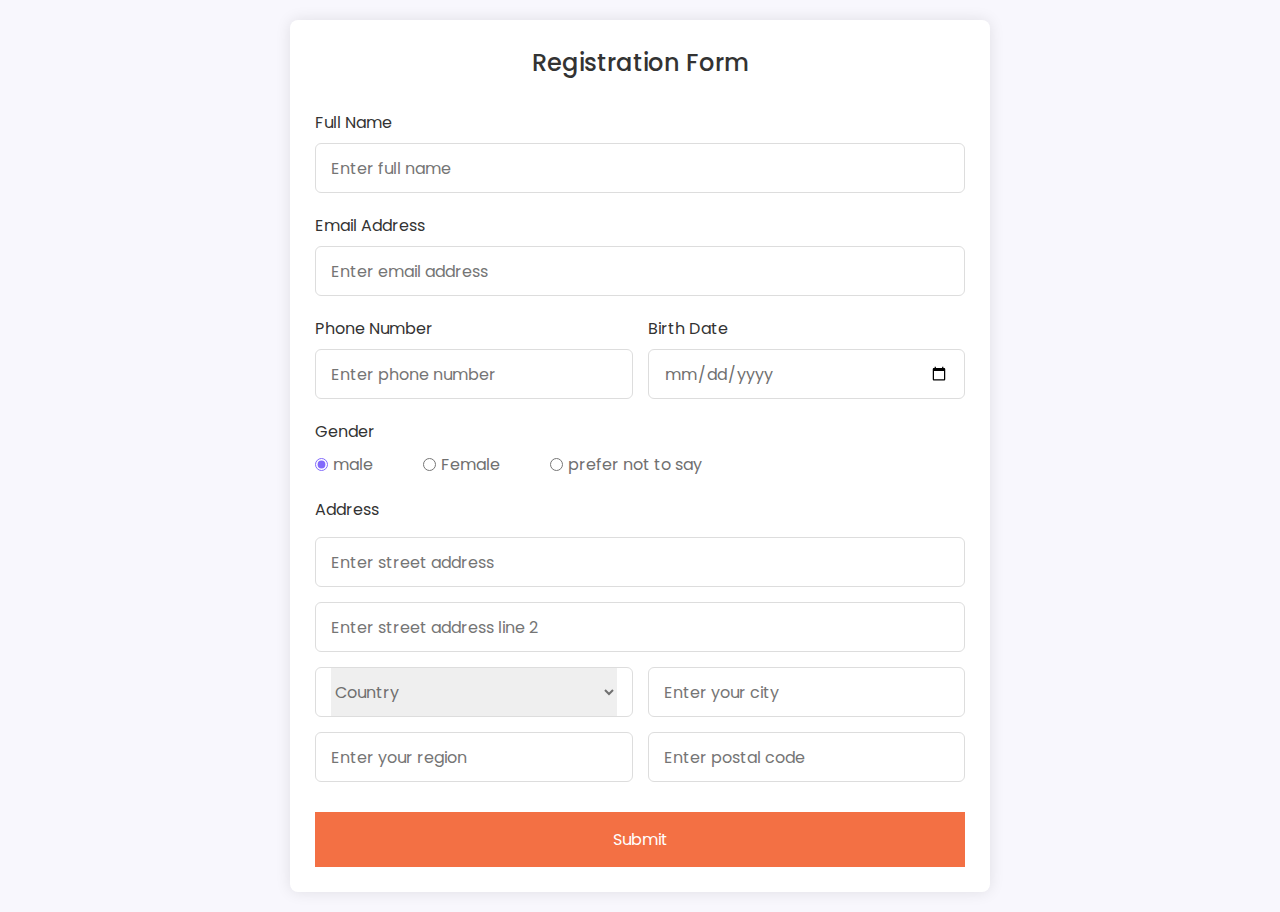
<file: registration.html>
<!DOCTYPE html>
<html lang="en">
  <head>
    <meta charset="UTF-8" />
    <meta
      name="viewport"
      content="width=device-width, initial-scale=1.0" />
    <meta
      http-equiv="X-UA-Compatible"
      content="ie=edge" />
    <title>Registration Form in HTML CSS</title>
    <!---Custom CSS File--->
    <link
      rel="stylesheet"
      href="assets/css/regiester.css" />
  </head>
  <body>
    <section class="container">
      <header>Registration Form</header>
      <form
        action="#"
        class="form">
        <div class="input-box">
          <label>Full Name</label>
          <input
            type="text"
            placeholder="Enter full name"
            required />
        </div>

        <div class="input-box">
          <label>Email Address</label>
          <input
            type="text"
            placeholder="Enter email address"
            required />
        </div>

        <div class="column">
          <div class="input-box">
            <label>Phone Number</label>
            <input
              type="number"
              placeholder="Enter phone number"
              required />
          </div>
          <div class="input-box">
            <label>Birth Date</label>
            <input
              type="date"
              placeholder="Enter birth date"
              required />
          </div>
        </div>
        <div class="gender-box">
          <h3>Gender</h3>
          <div class="gender-option">
            <div class="gender">
              <input
                type="radio"
                id="check-male"
                name="gender"
                checked />
              <label for="check-male">male</label>
            </div>
            <div class="gender">
              <input
                type="radio"
                id="check-female"
                name="gender" />
              <label for="check-female">Female</label>
            </div>
            <div class="gender">
              <input
                type="radio"
                id="check-other"
                name="gender" />
              <label for="check-other">prefer not to say</label>
            </div>
          </div>
        </div>
        <div class="input-box address">
          <label>Address</label>
          <input
            type="text"
            placeholder="Enter street address"
            required />
          <input
            type="text"
            placeholder="Enter street address line 2"
            required />
          <div class="column">
            <div class="select-box">
              <select>
                <option hidden>Country</option>
                <option>America</option>
                <option>Japan</option>
                <option>India</option>
                <option>Nepal</option>
              </select>
            </div>
            <input
              type="text"
              placeholder="Enter your city"
              required />
          </div>
          <div class="column">
            <input
              type="text"
              placeholder="Enter your region"
              required />
            <input
              type="number"
              placeholder="Enter postal code"
              required />
          </div>
        </div>
        <button>Submit</button>
      </form>
    </section>
  </body>
</html>
</file>
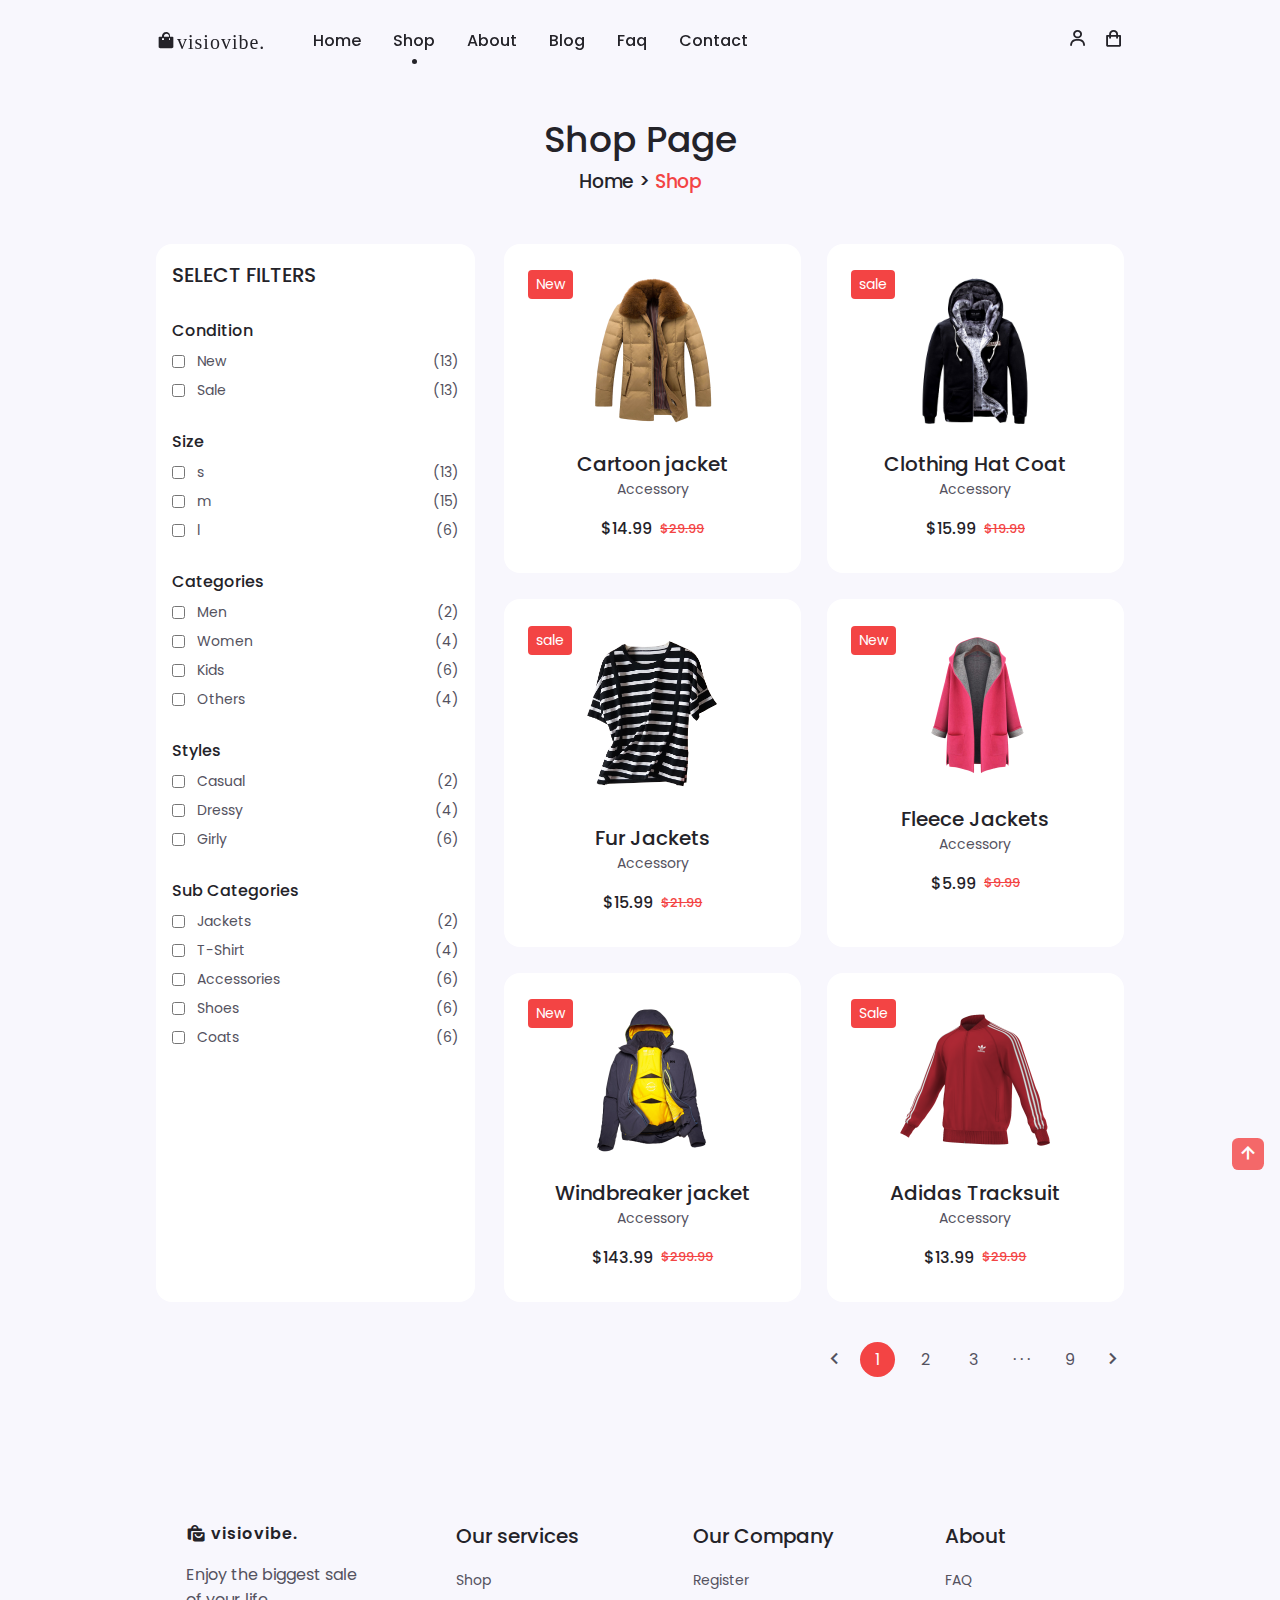
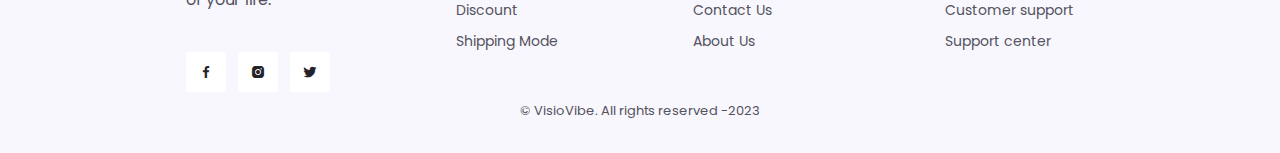
<file: shop.html>
<!DOCTYPE html><html lang="en">
  <head>
    <meta charset="UTF-8" />
    <meta
      http-equiv="X-UA-Compatible"
      content="IE=edge" />
    <meta
      name="viewport"
      content="width=device-width, initial-scale=1.0" />

    <!--=============== BOXICONS ===============-->
    <link
      rel="stylesheet"
      href="https://cdn.jsdelivr.net/npm/boxicons@latest/css/boxicons.min.css" />

    <!--=============== SWIPER CSS ===============-->
    <link
      rel="stylesheet"
      href="assets/css/swiper-bundle.min.css" />

    <!--=============== CSS ===============-->
    <link
      rel="stylesheet"
      href="assets/css/style.css" />
    <link
      rel="stylesheet"
      href="assets/css/colors/color-1.css" />

    <title>Responsive e-commerce website - visiovibe</title>
  </head>
  <body>
    <!--=============== HEADER ===============-->
    <header
      class="header"
      id="header">
      <nav class="nav container">
        <a
          href="#home"
          class="nav__logo">
          <i class="bx bxs-shopping-bag nav__logo-icon">visiovibe.</i>
        </a>
        <div
          class="nav__menu"
          id="nav__menu">
          <ul class="nav__list">
            <li class="nav__item">
              <a
                href="index.html"
                class="nav__link">
                Home
              </a>
            </li>
            <li class="nav__item">
              <a
                href="shop.html"
                class="nav__link active-link">
                Shop
              </a>
            </li>
            <li class="nav__item">
              <a
                href="about.html"
                class="nav__link">
                About
              </a>
            </li>
            <li class="nav__item">
              <a
                href="blog.html"
                class="nav__link">
                Blog
              </a>
            </li>
            <li class="nav__item">
              <a
                href="faq.html"
                class="nav__link">
                Faq
              </a>
            </li>
            <li class="nav__item">
              <a
                href="contact.html"
                class="nav__link">
                Contact
              </a>
            </li>
          </ul>
          <div
            class="nav__close"
            id="nav-close">
            <i class="bx bx-x"></i>
          </div>
        </div>
        <div class="nav__btns">
          <div
            class="login__toggle"
            id="login-button">
            <i class="bx bx-user"></i>
          </div>
          <div
            class="nav__shop"
            id="cart-shop">
            <i class="bx bx-shopping-bag"></i>
          </div>
          <div
            class="nav__toggle"
            id="nav-toggle">
            <i class="bx bx-grid-alt"></i>
          </div>
        </div>
      </nav>
    </header>

    <!--=============== CART ===============-->
    <div
      class="cart"
      id="cart">
      <i
        class="bx bx-x cart__close"
        id="cart-close"></i>
      <h2 class="cart__title-center">My Cart</h2>
      <div class="cart__container">
        <article class="cart__card">
          <div class="cart__box">
            <img
              src="assets/img/cart-1.png"
              alt="cart image"
              class="cart__img" />
          </div>
          <div class="cart__details">
            <h3 class="cart__title">Windbreaker</h3>
            <span class="cart__price">$200</span>
            <div class="cart__amount">
              <div class="cart__amount-content">
                <span class="cart__amount-box">
                  <i class="bx bx-minus"></i>
                </span>

                <span class="cart_-amount-number">1</span>

                <span class="cart__amount-box">
                  <i class="bx bx-plus"></i>
                </span>
              </div>

              <i class="bx bx-trash cart__amount-trash"></i>
            </div>
          </div>
        </article>
        <article class="cart__card">
          <div class="cart__box">
            <img
              src="assets/img/cart-2.png"
              alt="cart image"
              class="cart__img" />
          </div>
          <div class="cart__details">
            <h3 class="cart__title">Cartoon</h3>
            <span class="cart__price">$200</span>
            <div class="cart__amount">
              <div class="cart__amount-content">
                <span class="cart__amount-box">
                  <i class="bx bx-minus"></i>
                </span>

                <span class="cart_-amount-number">1</span>

                <span class="cart__amount-box">
                  <i class="bx bx-plus"></i>
                </span>
              </div>

              <i class="bx bx-trash cart__amount-trash"></i>
            </div>
          </div>
        </article>
        <article class="cart__card">
          <div class="cart__box">
            <img
              src="assets/img/cart-3.png"
              alt="cart image"
              class="cart__img" />
          </div>
          <div class="cart__details">
            <h3 class="cart__title">Cardiagan Hoodie</h3>
            <span class="cart__price">$100</span>
            <div class="cart__amount">
              <div class="cart__amount-content">
                <span class="cart__amount-box">
                  <i class="bx bx-minus"></i>
                </span>

                <span class="cart_-amount-number">1</span>

                <span class="cart__amount-box">
                  <i class="bx bx-plus"></i>
                </span>
              </div>

              <i class="bx bx-trash cart__amount-trash"></i>
            </div>
          </div>
        </article>
      </div>
      <div class="cart__prices">
        <span class="cart__prices-item">3 item</span>
        <span class="cart__prices-total">$500</span>
      </div>
    </div>

    <!--=============== LOGIN ===============-->
    <div
      class="login"
      id="login">
      <i
        class="bx bx-x login__close"
        id="login-close"></i>
      <h2 class="login__title-center">Login</h2>
      <form
        action="#"
        class="login__form grid">
        <div class="login__content">
          <label
            for=""
            class="login__label">
            Email
          </label>
          <input
            type="email"
            name=""
            class="login__input" />
        </div>
        <div class="login__content">
          <label
            for=""
            class="login__label">
            Password
          </label>
          <input
            type="password"
            name=""
            class="login__input" />
        </div>

        <div>
          <a
            href="#"
            class="button">
            Sign-in
          </a>
        </div>
        <div>
          <p class="signup">
            Not a member?
            <a href="registration.html">Sign up now</a>
          </p>
        </div>
      </form>
    </div>
    <!--=============== MAIN ===============-->
    <main class="main">
      <!--=============== SHOP ===============-->
      <section class="shop section container">
        <h2 class="breadcrumb__title">Shop Page</h2>
        <h3 class="breadcrumb__subtitle">
          Home >
          <span>Shop</span>
        </h3>
        <div class="shop__container grid">
          <div class="sidebar">
            <h3 class="filter__title">Select Filters</h3>
            <div class="filter__content">
              <h3 class="filter__subtitle">Condition</h3>
              <div class="filter">
                <input
                  type="checkbox"
                  name=""
                  id="" />
                <p>New</p>
                <span>(13)</span>
              </div>
              <div class="filter">
                <input
                  type="checkbox"
                  name=""
                  id="" />
                <p>Sale</p>
                <span>(13)</span>
              </div>
            </div>
            <div class="filter__content">
              <h3 class="filter__subtitle">Size</h3>
              <div class="filter">
                <input
                  type="checkbox"
                  name=""
                  id="" />
                <p>s</p>
                <span>(13)</span>
              </div>
              <div class="filter">
                <input
                  type="checkbox"
                  name=""
                  id="" />
                <p>m</p>
                <span>(15)</span>
              </div>
              <div class="filter">
                <input
                  type="checkbox"
                  name=""
                  id="" />
                <p>l</p>
                <span>(6)</span>
              </div>
            </div>
            <div class="filter__content">
              <h3 class="filter__subtitle">Categories</h3>
              <div class="filter">
                <input
                  type="checkbox"
                  name=""
                  id="" />
                <p>Men</p>
                <span>(2)</span>
              </div>
              <div class="filter">
                <input
                  type="checkbox"
                  name=""
                  id="" />
                <p>Women</p>
                <span>(4)</span>
              </div>
              <div class="filter">
                <input
                  type="checkbox"
                  name=""
                  id="" />
                <p>Kids</p>
                <span>(6)</span>
              </div>
              <div class="filter">
                <input
                  type="checkbox"
                  name=""
                  id="" />
                <p>Others</p>
                <span>(4)</span>
              </div>
            </div>
            <div class="filter__content">
              <h3 class="filter__subtitle">Styles</h3>
              <div class="filter">
                <input
                  type="checkbox"
                  name=""
                  id="" />
                <p>Casual</p>
                <span>(2)</span>
              </div>
              <div class="filter">
                <input
                  type="checkbox"
                  name=""
                  id="" />
                <p>Dressy</p>
                <span>(4)</span>
              </div>
              <div class="filter">
                <input
                  type="checkbox"
                  name=""
                  id="" />
                <p>Girly</p>
                <span>(6)</span>
              </div>
            </div>
            <div class="filter__content">
              <h3 class="filter__subtitle">Sub Categories</h3>
              <div class="filter">
                <input
                  type="checkbox"
                  name=""
                  id="" />
                <p>Jackets</p>
                <span>(2)</span>
              </div>
              <div class="filter">
                <input
                  type="checkbox"
                  name=""
                  id="" />
                <p>T-Shirt</p>
                <span>(4)</span>
              </div>
              <div class="filter">
                <input
                  type="checkbox"
                  name=""
                  id="" />
                <p>Accessories</p>
                <span>(6)</span>
              </div>
              <div class="filter">
                <input
                  type="checkbox"
                  name=""
                  id="" />
                <p>Shoes</p>
                <span>(6)</span>
              </div>
              <div class="filter">
                <input
                  type="checkbox"
                  name=""
                  id="" />
                <p>Coats</p>
                <span>(6)</span>
              </div>
            </div>
          </div>
          <div class="shop__items grid">
            <div class="shop__content">
              <div class="shop__tag">New</div>
              <img
                src="assets/img/product-1.png"
                alt=""
                class="shop__img" />
              <h3 class="shop__title">Cartoon jacket</h3>
              <span class="shop__subtitle">Accessory</span>

              <div class="shop__prices">
                <span class="shop__price">$14.99</span>
                <span class="shop__discount">$29.99</span>
              </div>
              <a
                href="details.html"
                class="button shop__button">
                <i class="bx bx-cart-alt shop__icon"></i>
              </a>
            </div>
            <div class="shop__content">
              <div class="shop__tag">sale</div>
              <img
                src="assets/img/product-2.png"
                alt=""
                class="shop__img" />
              <h3 class="shop__title">Clothing Hat Coat</h3>
              <span class="shop__subtitle">Accessory</span>

              <div class="shop__prices">
                <span class="shop__price">$15.99</span>
                <span class="shop__discount">$19.99</span>
              </div>
              <a
                href="details.html"
                class="button shop__button">
                <i class="bx bx-cart-alt shop__icon"></i>
              </a>
            </div>
            <div class="shop__content">
              <div class="shop__tag">sale</div>
              <img
                src="assets/img/product-3.png"
                alt=""
                class="shop__img" />
              <h3 class="shop__title">Fur Jackets</h3>
              <span class="shop__subtitle">Accessory</span>

              <div class="shop__prices">
                <span class="shop__price">$15.99</span>
                <span class="shop__discount">$21.99</span>
              </div>
              <a
                href="details.html"
                class="button shop__button">
                <i class="bx bx-cart-alt shop__icon"></i>
              </a>
            </div>
            <div class="shop__content">
              <div class="shop__tag">New</div>
              <img
                src="assets/img/product-4.png"
                alt=""
                class="shop__img" />
              <h3 class="shop__title">Fleece Jackets</h3>
              <span class="shop__subtitle">Accessory</span>

              <div class="shop__prices">
                <span class="shop__price">$5.99</span>
                <span class="shop__discount">$9.99</span>
              </div>
              <a
                href="details.html"
                class="button shop__button">
                <i class="bx bx-cart-alt shop__icon"></i>
              </a>
            </div>
            <div class="shop__content">
              <div class="shop__tag">New</div>
              <img
                src="assets/img/product-5.png"
                alt=""
                class="shop__img" />
              <h3 class="shop__title">Windbreaker jacket</h3>
              <span class="shop__subtitle">Accessory</span>

              <div class="shop__prices">
                <span class="shop__price">$143.99</span>
                <span class="shop__discount">$299.99</span>
              </div>
              <a
                href="details.html"
                class="button shop__button">
                <i class="bx bx-cart-alt shop__icon"></i>
              </a>
            </div>
            <div class="shop__content">
              <div class="shop__tag">Sale</div>
              <img
                src="assets/img/product-6.png"
                alt=""
                class="shop__img" />
              <h3 class="shop__title">Adidas Tracksuit</h3>
              <span class="shop__subtitle">Accessory</span>

              <div class="shop__prices">
                <span class="shop__price">$13.99</span>
                <span class="shop__discount">$29.99</span>
              </div>
              <a
                href="details.html"
                class="button shop__button">
                <i class="bx bx-cart-alt shop__icon"></i>
              </a>
            </div>
          </div>
        </div>
        <div class="pagination">
          <i class="bx bx-chevron-left pagination__icon"></i>
          <span class="current">1</span>
          <span>2</span>
          <span>3</span>
          <span>&middot; &middot; &middot;</span>
          <span>9</span>

          <i class="bx bx-chevron-right pagination__icon"></i>
        </div>
      </section>
    </main>

    <!--=============== FOOTER ===============-->
    <footer class="footer section">
      <div class="footer__container container grid">
        <!-- footer content 1-->
        <div class="footer__content">
          <a
            href="index.html"
            class="footer__logo">
            <i class="bx bxs-shopping-bags footer__logo-icon"></i>
            VisioVibe.
          </a>
          <p class="footer__description">
            Enjoy the biggest sale
            <br />
            of your life.
          </p>
          <ul class="footer__social">
            <a
              href="#"
              class="footer__social-link">
              <i class="bx bxl-facebook"></i>
            </a>
            <a
              href="#"
              class="footer__social-link">
              <i class="bx bxl-instagram-alt"></i>
            </a>
            <a
              href="#"
              class="footer__social-link">
              <i class="bx bxl-twitter"></i>
            </a>
          </ul>
        </div>
        <!-- footer content 2 -->
        <div class="footer__content">
          <h3 class="footer__title">Our services</h3>
          <ul class="footer__links">
            <li>
              <a
                href="shop.html"
                class="footer__link">
                Shop
              </a>
            </li>
            <li>
              <a
                href="#"
                class="footer__link">
                Discount
              </a>
            </li>
            <li>
              <a
                href="#"
                class="footer__link">
                Shipping Mode
              </a>
            </li>
          </ul>
        </div>
        <!-- footer content 3-->
        <div class="footer__content">
          <h3 class="footer__title">Our Company</h3>
          <ul class="footer__links">
            <li>
              <a
                href="registration.html"
                class="footer__link">
                Register
              </a>
            </li>
            <li>
              <a
                href="contact.html"
                class="footer__link">
                Contact Us
              </a>
            </li>
            <li>
              <a
                href="about.html"
                class="footer__link">
                About Us
              </a>
            </li>
          </ul>
        </div>
        <!-- footer content 4-->
        <div class="footer__content">
          <h3 class="footer__title">About</h3>
          <ul class="footer__links">
            <li>
              <a
                href="faq.html"
                class="footer__link">
                FAQ
              </a>
            </li>
            <li>
              <a
                href="#"
                class="footer__link">
                Customer support
              </a>
            </li>
            <li>
              <a
                href="#"
                class="footer__link">
                Support center
              </a>
            </li>
          </ul>
        </div>
      </div>
      <span class="footer__copy">
        &copy; VisioVibe. All rights reserved -2023
      </span>
    </footer>

    <!--=============== SCROLL UP ===============-->
    <a
      href="#"
      class="scrollup"
      id="scroll-up">
      <i class="bx bx-up-arrow-alt scroll__icon"></i>
    </a>
    <!--=============== STYLE SWITCHER ===============-->

    <!--=============== SWIPER JS ===============-->
    <script src="assets/js/swiper-bundle.min.js"></script>

    <!--=============== JS ===============-->
    <script src="assets/js/main.js"></script>
  </body>
</html>
</file>
<file: assets/css/style.css>
/*=============== GOOGLE FONTS ===============*/@import url('https://fonts.googleapis.com/css2?family=Poppins:wght@400;500;600;900&display=swap');

/*=============== VARIABLES CSS ===============*/
:root {
  --header-height: 3.5rem;

  /*========== Colors ==========*/
  --title-color: hsl(250, 8%, 15%);
  --text-color: hsl(250, 8%, 35%);
  --body-color: hsl(250, 60%, 98%);
  --container-color: #fff;
  --shadow: hsla(0, 0%, 15%, 0.1);
  --scroll-bar-color: hsl(250, 12%, 90%);
  --scroll-thumb-color: hsl(250, 12%, 80%);

  /*========== Font and typography ==========*/
  --body-font: 'Poppins', sans-serif;
  --biggest-font-size: 4rem;
  --h1-font-size: 2.25rem;
  --h2-font-size: 1.5rem;
  --h3-font-size: 1.25rem;
  --normal-font-size: 1rem;
  --small-font-size: 0.875rem;
  --smaller-font-size: 0.813rem;

  /*========== Font weight ==========*/
  --font-medium: 500;
  --font-bold: 600;

  /*========== Margenes Bottom ==========*/
  --mb-0-5: 0.5rem;
  --mb-0-75: 0.75rem;
  --mb-1: 1rem;
  --mb-1-5: 1.5rem;
  --mb-2: 2rem;
  --mb-2-5: 2.5rem;
  --mb-3: 3rem;

  /*========== z index ==========*/
  --z-tooltip: 10;
  --z-fixed: 100;
}

/* Responsive typography */
@media screen and (max-width: 992px) {
  :root {
    --biggest-font-size: 2rem;
    --h1-font-size: 1.5rem;
    --h2-font-size: 1.25rem;
    --h3-font-size: 1rem;
    --normal-font-size: 0.938rem;
    --small-font-size: 0.813rem;
    --smaller-font-size: 0.75rem;
  }
}

/*=============== BASE ===============*/
* {
  box-sizing: border-box;
  margin: 0;
  padding: 0;
}

html {
  scroll-behavior: smooth;
}

body,
button,
input {
  font-family: var(--body-font);
  font-size: var(--normal-font-size);
}

body {
  background-color: var(--body-color);
  color: var(--text-color);
}

h1,
h2,
h3,
h4 {
  color: var(--title-color);
  font-weight: var(--font-medium);
}

ul {
  list-style: none;
}

a {
  text-decoration: none;
}

img {
  max-width: 100%;
  height: auto;
}

button {
  cursor: pointer;
}

button,
input {
  border: none;
  outline: none;
}

/*=============== REUSABLE CSS CLASSES ===============*/
.section {
  padding: 7rem 0 2rem;
}

.section__title,
.breadcrumb__title {
  font-size: var(--h1-font-size);
}
.breadcrumb__subtitle span {
  color: var(--first-color);
}

.section__title,
.breadcrumb__subtitle {
  margin-bottom: var(--mb-3);
}

.section__title,
.breadcrumb__title,
.breadcrumb__subtitle {
  text-align: center;
}

/*=============== LAYOUT ===============*/
.container {
  max-width: 968px;
  margin-left: auto;
  margin-right: auto;
}

.grid {
  display: grid;
}

/*=============== HEADER SECTION ===============*/
.header {
  width: 100%;
  background: transparent;
  position: fixed;
  top: 0;
  left: 0;
  z-index: var(--z-fixed);
}

/*=============== NAV ===============*/
.nav {
  height: calc(var(--header-height) + 1.5rem);
  display: flex;
  justify-content: space-between;
  align-items: center;
  column-gap: 3rem;
}
.nav__close,
.login__toggle,
.nav__logo,
.nav__toggle,
.nav__shop {
  color: var(--title-color);
}
.nav__logo {
  text-transform: lowercase;
  font-weight: var(--font-bold);
  letter-spacing: 1px;
  display: inline-flex;
  align-items: center;
  column-gap: 0.25rem;
}
.nav__logo-icon {
  font-size: 1.25rem;
}
.nav__btns {
  display: flex;
  align-items: center;
  column-gap: 1rem;
  margin-left: auto;
}
.nav__toggle,
.login__toggle,
.nav__shop {
  font-size: 1.25rem;
  cursor: pointer;
}
.nav__list {
  display: flex;
  /* justify-content: space-between; */
  column-gap: 2rem;
  align-items: center;
}
.nav__link {
  color: var(--title-color);
  font-weight: var(--font-medium);
  font-size: var(--normal-font-size);
  transition: 0.3s;
}
.nav__link:hover {
  color: var(--first-color);
}
.nav__close {
  font-size: 2rem;
  position: absolute;
  top: 0.9rem;
  right: 1.25rem;
  cursor: pointer;
}
.nav__close,
.nav__toggle {
  display: none;
}

/* Change background header */
.scroll-header {
  background-color: var(--body-color);
  box-shadow: 0 1px 4px var(--shadow);
}
/* Active link */
.active-link {
  position: relative;
}
.active-link::before {
  content: '';
  position: absolute;
  bottom: -0.75rem;
  left: 45%;
  width: 5px;
  height: 5px;
  background: var(--title-color);
  border-radius: 50%;
}

/*=============== MAIN ===============*/
/*========== HOME SECTION ==========*/
.home__content {
  padding: 9rem 0 2rem;
  grid-template-columns: repeat(2, 1fr);
  column-gap: 3rem;
}
.home__group {
  display: grid;
  position: relative;
  padding-top: 2rem;
}
.home__img {
  height: 420px;
  transform: translateY(-3rem);
  justify-self: center;
}
.home__indicator {
  width: 8px;
  height: 8px;
  border-radius: 50%;
  background: var(--title-color);
  position: absolute;
  bottom: 15%;
  left: 45%;
}
.home__indicator::after {
  content: '';
  position: absolute;
  width: 1px;
  height: 75px;
  background: var(--title-color);
  top: 0;
  right: 45%;
}

.home__details-img {
  position: absolute;
  bottom: 0;
  right: 58%;
}
.home__details-title,
.home__details-subtitle {
  display: block;
  font-size: var(--small-font-size);
  text-align: right;
}
.home__details-subtitle {
  font-size: var(--h3-font-size);
  text-transform: uppercase;
  margin-bottom: var(--mb-1);
}
.home__title {
  font-size: var(--biggest-font-size);
  text-transform: uppercase;
  margin-bottom: var(--mb-1-5);
}
.home__description {
  margin-bottom: var(--mb-2-5);
  padding-right: 2rem;
}
.home__buttons {
  display: flex;
  justify-content: space-between;
}

/* Swiper Class */
.swiper-pagination {
  position: initial;
  margin-top: var(--mb-2-5);
}
.swiper-pagination-bullet {
  width: 5px;
  height: 5px;
  background: var(--title-color);
  opacity: 1;
}
.swiper-pagination-horizontal.swiper-pagination-bullets
  .swiper-pagination-bullet {
  margin: 0 0.5rem;
}
.swiper-pagination-bullet-active {
  width: 1.5rem;
  height: 5px;
  border-radius: 0.5rem;
}

/*=
============== BUTTONS ===============*/
/* todo: sign -up button */
.button {
  display: inline-block;
  background: var(--first-color);
  padding: 1rem 1rem;
  border-radius: 0.5rem;
  font-weight: var(--font-medium);
  transition: 0.3s;
  color: #fff;
}
.button:hover {
  background: var(--first-color-alt);
}
.button__icon {
  font-size: 1.25rem;
}
.button--link {
  color: var(--title-color);
}
.button--flex {
  display: inline-flex;
  justify-content: space-between;
  column-gap: 0.5rem;
}
/*========== DISCOUNT SECTION ==========*/
.discount__container {
  grid-template-columns: repeat(2, max-content);
  justify-content: center;
  align-items: center;
  column-gap: 7rem;
  background: var(--container-color);
  padding: 3rem 0;
  border-radius: 3rem;
}
.discount__img {
  width: 200px;
}
.discount__data {
  padding-left: 6rem;
  text-align: center;
}
.discount__title {
  font-size: var(--h2-font-size);
  margin-bottom: var(--mb-2-5);
}

/*========== NEW ARRIVALS SECTION ==========*/
.new__container {
  padding-top: 1rem;
}
.new__img {
  width: 150px;
  margin-bottom: var(--mb-1);
  transition: 0.3s;
}
.new__content {
  position: relative;
  background-color: var(--container-color);
  width: 310px;
  padding: 2rem 0;
  border-radius: 1rem;
  /* align-items: center; */
  text-align: center;
  transition: 0.3s;
  overflow: hidden;
}
.new__tag {
  position: absolute;
  top: 8%;
  left: 8%;
  background: var(--first-color);
  color: white;
  font-size: var(--small-font-size);
  padding: 0.25rem 0.5rem;
  border-radius: 0.25rem;
}
.new__title {
  font-size: var(--h3-font-size);
  font-weight: var(--font-bold);
  /* margin-bottom: var(--mb-1); */
}
.new__subtitle {
  display: block;
  font-size: var(--small-font-size);
  margin-bottom: var(--mb-1);
}
.new__prices {
  display: inline-flex;
  align-items: center;
  column-gap: 0.5rem;
}
.new__price {
  font-weight: var(--font-medium);
  color: var(--title-color);
}
.new__discount {
  color: var(--first-color);
  font-size: var(--smaller-font-size);
  text-decoration: line-through;
  font-weight: var(--font-medium);
}
.new__button {
  display: inline-flex;
  padding: 0.5rem;
  border-radius: 0.25rem 0.25rem 0.75rem 0.25rem;
  bottom: 0;
  right: -3rem;
  position: absolute;
}
.new__icon {
  font-size: 1.25rem;
}
.new__content:hover .new__img {
  transform: translateY(-0.5rem);
}

.new__content:hover .new__button {
  right: 0;
}

/*========== STEPS SECTION ==========*/
.steps__bg {
  background: var(--container-color);
  padding: 3.5rem 2.5rem;
}
.steps__container {
  grid-template-columns: repeat(3, 1fr);
  column-gap: 2rem;
  padding-top: 1rem;
}
.steps__card {
  background: var(--body-color);
  padding: 2.5rem 3rem 2rem 1.5rem;
  border-radius: 1rem;
  transition: 0.5s;
}
.steps__card-number {
  display: inline-flex;
  background: var(--first-color);
  color: white;
  padding: 0.5rem 0.75rem;
  border-radius: 0.25rem;
  font-size: var(--h2-font-size);
  margin-bottom: var(--mb-1);
  transition: 0.3s;
}
.steps__card-title {
  font-size: var(--normal-font-size);
  margin-bottom: var(--mb-0-5);
}
.steps__card-description {
  font-size: var(--small-font-size);
}
.steps__card:hover {
  border: 2px solid var(--first-color);
  box-shadow: 10px lightgray;
}
.steps__card:hover .steps__card-number {
  transform: translateY(-0.25rem);
}

/*========== NEWSLETTER SECTION ==========*/
.newsletter__container {
  display: grid;
  grid-template-columns: 0.5fr;
  justify-content: center;
  /* background: var(--container-color); */
}
.newsletter__description {
  padding: 0 3rem;
  text-align: center;
  margin-bottom: var(--mb-1-5);
}
.newsletter__form {
  background: var(--container-color);
  padding: 1rem;
  display: flex;
  justify-content: space-between;
  border-radius: 0.75rem;
}

.newsletter__input {
  width: 70%;
  padding: 0 0.5rem;
  background: none;
  color: var(--text-color);
}
.newsletter__input::placeholder {
  color: var(--text-color);
}
.news__span {
  color: var(--first-color);
  margin-top: 10px;
  display: block;
}

/*=============== SHOP PAGE ===============*/
.shop__container {
  grid-template-columns: 1.7fr 3.3fr;
  column-gap: 1.8rem;
}

.sidebar {
  padding: 1rem;
  background-color: var(--container-color);
  border-radius: 1rem;
}
.filter__title {
  font-size: var(--h3-font-size);
  text-transform: uppercase;
}
.filter__subtitle {
  margin: 1.75rem 0 var(--mb-0-5);
  font-size: var(--normal-font-size);
}
.filter {
  display: flex;
  align-items: center;
  margin-bottom: var(--mb-0-5);
  color: var(--text-color);
  font-size: var(--small-font-size);
}
.filter p {
  flex: 1;
}
.filter input {
  margin-right: var(--mb-0-75);
  cursor: pointer;
}
.shop__items {
  grid-template-columns: repeat(2, 1fr);
  gap: 1.6rem;
}
.shop__content {
  position: relative;
  background: var(--container-color);
  padding: 2rem 0;
  border-radius: 1rem;
  text-align: center;
  overflow: hidden;
}
.shop__img {
  width: 150px;
  margin-bottom: var(--mb-1);
  transition: 0.3s;
}
.shop__tag {
  position: absolute;
  top: 8%;
  left: 8%;
  background-color: var(--first-color);
  color: white;
  font-size: var(--small-font-size);
  padding: 0.25rem 0.5rem;
  border-radius: 0.25rem;
}
.shop__title {
  font-size: var(--h3-font-size);
  font-weight: var(--font-medium);
}

.shop__subtitle {
  display: block;
  font-size: var(--small-font-size);
  margin-bottom: var(--mb-1);
}
.shop__prices {
  display: inline-flex;
  align-items: center;
  column-gap: 0.5rem;
}
.shop__price {
  font-weight: var(--font-medium);
  color: var(--title-color);
}
.shop__discount {
  color: var(--first-color);
  text-decoration: line-through;
  font-size: var(--smaller-font-size);
  font-weight: var(--font-medium);
}
.shop__button {
  display: inline-flex;
  padding: 0.75rem;
  border-radius: 0.25rem 0.25rem 0.75rem 0.25rem;
  position: absolute;
  bottom: 0;
  right: -3rem;
  transition: 0.3s;
}
/* .shop__button:hover {
  right: 0;
} */
.shop__icon {
  font-size: 1.25rem;
}
.shop__content:hover .shop__img {
  transform: translateY(-0.5rem);
}
.shop__content:hover .shop__button {
  right: 0;
}

/*=============== PAGINATION ===============*/
.pagination {
  display: flex;
  align-items: center;
  justify-content: end;
  column-gap: 0.8rem;
  margin-top: var(--mb-2-5);
  font-size: var(--normal-font-size);
}
.pagination span {
  width: 2.2rem;
  height: 2.2rem;
  line-height: 36px;
  text-align: center;
  border-radius: 50%;
  cursor: pointer;
}
.pagination .current {
  background-color: var(--first-color);
  color: white;
}

.pagination__icon {
  font-size: var(--h2-font-size);
}

/*=============== DETAILS PAGE ===============*/
.details__container {
  grid-template-columns: repeat(2, 1fr);
  align-items: center;
  column-gap: 3rem;
}
.product__images {
  grid-template-columns: repeat(2, 1fr);
  gap: 1.4rem;
}
.product__img {
  background-color: var(--container-color);
  padding: 1.2rem 0;
  display: flex;
  align-items: center;
  justify-content: center;
  border-radius: 0.5rem;
  position: relative;
  cursor: pointer;
}
.details__img-tag {
  position: absolute;
  top: 8%;

  left: 8%;
  background: var(--first-color);
  color: #fff;
  font-size: var(--small-font-size);
  padding: 0.16rem 0.5rem;
  border-radius: 0.25rem;
}
.product__img img {
  width: 150px;
}
.details__subtitle {
  font-size: var(--small-font-size);
  color: var(--text-color);
  margin-bottom: var(--mb-0-5);
}
.details__title {
  font-size: var(--h2-font-size);
  font-weight: var(--font-medium);
  margin-bottom: var(--mb-0-75);
}

.rating {
  display: flex;
  align-items: center;
  column-gap: 1.2rem;
  margin-bottom: var(--mb-1);
}
.rating span {
  font-size: var(--small-font-size);
}
.rating i {
  margin-right: 0.1rem;
}
.details__prices {
  display: inline-flex;
  align-items: center;
  column-gap: 0.8rem;
  margin-bottom: var(--mb-1-5);
}
.details__price {
  font-weight: var(--font-medium);
  color: var(--title-color);
  font-size: var(--h3-font-size);
}

.details__discount {
  color: var(--first-color);
  text-decoration: line-through;
  font-weight: var(--font-medium);
}
.discount__percentage {
  background: var(--title-color);
  padding: 0.25rem 0.4rem;
  color: white;
  font-size: var(--smaller-font-size);
}
.description__details {
  margin-bottom: var(--mb-2);
  font-size: var(--small-font-size);
}
.description__title {
  font-size: var(--normal-font-size);
  margin-bottom: var(--mb-0-5);
}
.details .cart__amount {
  margin-bottom: var(--mb-2-5);
}

/*=
============== ABOUT PAGE ===============*/

.about__container {
  grid-template-columns: repeat(2, 1fr);
  column-gap: 7rem;
}
.about__img {
  width: 380px;
  justify-content: center;
}
.about__title {
  margin-bottom: var(--mb-1);
  text-align: left;
}
.about__description {
  margin-bottom: var(--mb-2);
}
.about__details {
  display: grid;
  row-gap: 1rem;
}
.about__details-description {
  display: inline-flex;
  column-gap: 0.5rem;
  font-size: var(--small-font-size);
}
.about__details-icon {
  font-size: 1rem;
  color: var(--first-color);
  margin-top: 0.15rem;
}

/*=============== BLOG PAGE ===============*/
.blog__container {
  row-gap: 1.8rem;
}
.blog__post {
  grid-template-columns: 0.8fr 1.2fr;
  column-gap: 2rem;
  align-items: center;
  background: var(--container-color);
  border-radius: 1.2rem;
  padding: 1.4rem;
}
.blog__img {
  border-radius: 0.8rem;
}
.blog__details {
  font-size: var(--smaller-font-size);
  text-align: justify;
  margin-bottom: var(--mb-1);
}
.blog__title {
  font-size: var(--h3-font-size);
  font-weight: var(--font-medium);
  margin-bottom: var(--mb-0-5);
}
.blog__date {
  font-size: var(--smaller-font-size);
  color: var(--text-color);
  margin-bottom: var(--mb-0-75);
}
.read__more {
  text-align: right;
}

/*=============== CART PAGE ===============*/

/*=============== FAQ PAGE ===============*/
.question__container {
  grid-template-columns: repeat(2, 1fr);
  gap: 1.5rem;
  align-items: flex-start;
  /* padding: 1rem 0 4rem;
  background: #fff; */
}
.question__group {
  display: grid;
  row-gap: 2rem;
}
.question__item {
  background: var(--container-color);
  border-radius: 0.25rem;
}
.question__item-title {
  font-size: var(--small-font-size);
  font-weight: var(--font-medium);
}

.question__icon {
  font-size: 1.25rem;
  color: var(--title-color);
}
.question__description {
  font-size: var(--smaller-font-size);
  padding: 0 3.5rem 2.25rem 2.75rem;
}
.question__header {
  display: flex;
  align-items: center;
  column-gap: 0.5rem;
  padding: 1rem;
  cursor: pointer;
}
.question__content {
  overflow: hidden;
  height: 0;
}
.question__item,
.question__header,
.question__item-title,
.question__icon,
.question__description,
.question__content {
  transition: 0.3s;
}

/*Rotate icon, change color of titles and background*/

.accordian-open .question__header,
.accordian-open .question__content {
  background-color: var(--first-color);
}
.accordian-open .question__item-title,
.accordian-open .question__description,
.accordian-open .question__icon {
  color: white;
}
.accordian-open .question__icon {
  transform: rotate(45deg);
}

/*=============== REGISTRATION PAGE ===============*/

/*=============== CONTACT PAGE ===============*/
.contact__container {
  grid-template-columns: 0.9fr 1.1fr;
  column-gap: 1.5rem;
}
.contact__information {
  display: flex;
  align-items: center;
  margin-bottom: var(--mb-2);
}
.contact__icon {
  font-size: 2rem;
  color: var(--first-color);
  margin-right: var(--mb-0-75);
}
.contact__title {
  font-size: var(--h3-font-size);
  font-weight: var(--font-medium);
}
.contact__subtitle {
  font-size: var(--small-font-size);
  color: var(--text-color);
}
.contact__form {
  row-gap: 1.5rem;
}
.contact__content {
  background: var(--container-color);
  border-radius: 0.5rem;
  padding: 0.75rem 1rem 0.25rem;
}
.contact__label {
  font-size: var(--small-font-size);
  color: var(--title-color);
}
.contact__input {
  grid-template-columns: repeat(2, 1fr);
  column-gap: 1.5rem;
}
.contact__inputs {
  width: 100%;
  background: var(--container-color);
  color: var(--text-color);
  text-decoration-style: var(--normal-font-size);
  border: none;
  outline: none;
  padding: 0.25rem 0.5rem 0.5rem 0;
  resize: none;
}

/*=============== FOOTER ===============*/
.footer {
  position: relative;
  overflow: hidden;
}
.footer__container {
  grid-template-columns: repeat(4, 1fr);
  justify-items: center;
  column-gap: 1rem;
}
.footer__logo {
  color: var(--title-color);
  text-transform: lowercase;
  font-weight: var(--font-bold);
  letter-spacing: 1px;
  display: inline-flex;
  align-items: center;
  column-gap: 0.25rem;
  margin-bottom: var(--mb-1);
}

.footer__logo-icon {
  font-size: 1.25rem;
}
.footer__description {
  margin-bottom: var(--mb-2-5);
}
.footer__social {
  display: flex;
  column-gap: 0.75rem;
}
.footer__social-link {
  display: inline-flex;
  background: var(--container-color);
  padding: 0.75rem;
  border-radius: 0.25rem;
  color: var(--title-color);
  font-size: 1rem;
}
.footer__social-link:hover {
  background: var(--first-color);
  color: white;
}
.footer__title {
  /* font-weight: var(--font-bold); */
  font-size: var(--h3-font-size);
  margin-bottom: var(--mb-1);
}
.footer__links {
  display: grid;
  row-gap: 0.35rem;
}
.footer__link {
  font-size: var(--small-font-size);
  color: var(--text-color);
  transition: 0.3s;
}
.footer__link:hover {
  color: var(--title-color);
}
.footer__copy {
  display: block;
  text-align: center;
  font-size: var(--smaller-font-size);
  margin-top: 0.6rem;
}

/*=============== SCROLL UP ===============*/

.scrollup {
  position: fixed;
  bottom: -30%;
  right: 1rem;
  background: var(--first-color);
  border-radius: 0.4rem;
  display: inline-flex;
  padding: 0.25rem;
  z-index: var(--z-tooltip);
  opacity: 0.8;

  transition: 0.4s;
}
.scrollup:hover {
  opacity: 1;
}
.scroll__icon {
  font-size: 1.5rem;
  color: white;
}
/* Show Scroll Up*/

.show-scroll {
  bottom: 3rem;
}
/*=============== SCROLL BAR ===============*/
::-webkit-scrollbar {
  width: 0.6rem;
  background: var(--scroll-bar-color);
  border-radius: 0.5rem;
}
::-webkit-scrollbar-thumb {
  background: var(--scroll-thumb-color);
  border-radius: 0.5rem;
}

/*=============== LOGIN ===============*/
.login {
  position: fixed;
  background-color: var(--body-color);
  z-index: var(--z-fixed);
  width: 420px;
  box-shadow: -2px 0 4px var(--shadow);
  height: 100%;
  top: 0;
  right: -100%;
  padding: 1.5rem 2rem;
  transform: 0.4s;
}
.login__title-center {
  font-size: var(--h2-font-size);
  text-align: center;
  margin-bottom: var(--mb-3);
}

.login__close {
  font-size: 2rem;
  color: var(--title-color);
  position: absolute;
  top: 1.5rem;
  right: 0.9rem;
  cursor: pointer;
}
.login__form {
  row-gap: 1.5rem;
}
.login__content {
  background: var(--container-color);
  border-radius: 0.5rem;
  padding: 0.75rem 1rem 0.25rem;
}
.login__label {
  font-size: var(--smaller-font-size);
  color: var(--title-color);
}

.login__input {
  width: 100%;
  background: var(--container-color);
  color: var(--text-color);
  font-size: var(--normal-font-size);
  padding: 0.25rem 0.5rem 0.5rem 0;
}

.signup {
  color: var(--title-color);
  font-size: var(--small-font-size);
  font-weight: var(--font-medium);
}
.signup a {
  color: var(--first-color);
}
/* todo: signup button is designed by button section ^^ */

/* Show login */
.show-login {
  right: 0;
}
/*=============== CART ===============*/
.cart {
  position: fixed;
  background-color: var(--body-color);
  z-index: var(--z-fixed);
  width: 420px;
  box-shadow: -2px 0 4px var(--shadow);
  height: 100%;
  top: 0;
  right: -100%;
  padding: 1.5rem 2rem;
  transform: 0.4s;
}
.cart__title-center {
  font-size: var(--h2-font-size);
  text-align: center;
  margin-bottom: var(--mb-3);
}

.cart__close {
  font-size: 2rem;
  color: var(--title-color);
  position: absolute;
  top: 1.5rem;
  right: 0.9rem;
  cursor: pointer;
}
.cart__container {
  display: grid;
  row-gap: 1.5rem;
}
.cart__card {
  display: flex;
  align-items: center;
  column-gap: 1.5rem;
}
.cart__box {
  background-color: var(--container-color);
  padding: 0.75rem 1.25rem;
  display: flex;
  align-items: center;
}
.cart__img {
  width: 85px;
}
.cart__title {
  font-size: var(--normal-font-size);
  margin-bottom: var(--mb-0-5);
}
.cart__price {
  display: block;
  font-size: var(--small-font-size);
  color: var(--first-color);
  margin-bottom: var(--mb-1-5);
}
.cart__amount,
.cart__amount-content {
  display: flex;
  align-items: center;
}

.cart__amount {
  column-gap: 3rem;
}
.cart__amount-content {
  column-gap: 1rem;
}
.cart__amount-box {
  display: inline-flex;
  padding: 0.25rem;
  background: var(--container-color);
  cursor: pointer;
}
.cart__amount-trash {
  font-size: 1.15rem;
  color: var(--first-color);
  cursor: pointer;
}
.cart__prices {
  margin-top: 6rem;
  display: flex;
  align-items: center;
  justify-content: space-between;
}
.cart__prices-item,
.cart__prices-total {
  color: var(--title-color);
}

.cart__prices-item {
  font-size: var(--smaller-font-size);
}
.cart__prices-total {
  font-weight: var(--font-medium);
  font-size: var(--h3-font-size);
}

/* Show cart */
.show-cart {
  right: 0;
}

/*=============== LIGHTBOX ===============*/

.lightbox {
  position: fixed;
  left: 0;
  top: 0;
  width: 100%;
  height: 100%;
  background-color: rgba(0, 0, 0, 0.6);
  z-index: var(--z-fixed);
  /* display: flex;  ==============>>>>>>    js  */
  display: none;
  justify-content: center;
  align-items: center;
  cursor: zoom-out;
  padding: 1.8rem;
}
.lightbox__img {
  height: auto;
  width: auto;
  max-width: 100%;
  max-height: 450px;
  cursor: pointer;
  background: var(--container-color);
  display: block;
  padding: 0.6rem;
}
.lightbox__container {
  position: relative;
}
.lightbox__close {
  position: absolute;
  height: 40px;
  width: 40px;
  top: -2.6rem;
  right: 0;
  font-size: 2rem;
  color: #fff;
  text-align: right;
  line-height: 40px;
  cursor: pointer;
}
.lightbox__caption {
  position: absolute;
  left: 0;
  bottom: -2.2rem;
  width: 100%;
  display: flex;
  justify-content: space-between;
  font-size: var(--normal-font-size);
  color: white;
  font-family: var(--font-medium);
  /* z-index: var(--z-fixed)\\; */
  z-index: -1;
}
.lightbox__controls .prev__item,
.lightbox__controls .next__item {
  position: absolute;
  height: 40px;
  width: 40px;
  background: var(--body-color);
  color: var(--title-color);
  border-radius: 50%;
  text-align: center;
  cursor: pointer;
  top: 50%;
  margin-top: -20px;
  z-index: 110;
  transition: all 0.3s ease;
}
.lightbox__controls .prev__item:hover,
.lightbox__controls .next__item:hover {
  transform: scale(1.1);
}
.lightbox__controls .prev__item:active,
.lightbox__controls .next__item:active {
  transform: scale(1);
}

.lightbox__controls .prev__item {
  left: 1.8rem;
}
.lightbox__controls .next__item {
  right: 1.8rem;
}
.lightbox__controls .next__item .bx,
.lightbox__controls .prev__item .bx {
  font-size: 2rem;
  line-height: 40px;
}

/* lightbox open */
.lightbox.open {
  display: flex;
}
/* lightbox open animation */
.lightbox.open .lightbox__content {
  animation: lightboximage 0.5s ease;
}

@keyframes lightboximages {
  0% {
    transform: scale(0.8);
  }
  100% {
    transform: scale(1);
  }
}
/*=============== STYLE SWITCHER ===============*/

.style__switcher {
  position: fixed;
  right: 0;
  top: 26%;
  width: 200px;
  z-index: var(--z-tooltip);
  background: var(--container-color);
  padding: 1rem;
  box-shadow: -0.5px 0.5px 4px var(--shadow);
  border-radius: 0.2rem;
  transform: translateX(100%);
}

.style__switcher .s__icon {
  position: absolute;
  height: 40px;
  width: 40px;
  text-align: center;
  font-size: 1.25rem;
  color: var(--title-color);
  background-color: var(--container-color);
  right: 100%;
  cursor: pointer;
  margin-right: 1.8rem;
  border-radius: 50%;
  line-height: 45px;
  top: 0;
}

.style__switcher h4 {
  margin-bottom: var(--mb-1);
  color: var(--title-color);
  font-size: var(--normal-font-size);
  font-weight: var(--font-bold);
  text-transform: capitalize;
}
.style__switcher .theme__colors {
  display: flex;
  flex-wrap: wrap;
  justify-content: space-between;
}
.style__switcher .theme__colors button {
  height: 30px;
  width: 30px;
  position: relative;
  border-radius: 50%;
  vertical-align: middle;
}

.style__switcher .theme__colors button i {
  color: #fff;
  font-size: 1.2rem;
  position: absolute;
  top: 50%;
  left: 50%;
  transform: translate(-50%, -50%);
  display: none;
}

.style__switcher .color-1 {
  background-color: hsl(0, 88%, 61%);
}
.style__switcher .color-2 {
  background-color: hsl(260, 88%, 61%);
}
.style__switcher .color-3 {
  background-color: hsl(336, 88%, 61%);
}
.style__switcher .color-4 {
  background-color: hsl(284, 88%, 61%);
}
.style__switcher .color-5 {
  background-color: hsl(375, 88%, 61%);
}
/* Style switcher open */
.style__switcher.open {
  transform: translateX(-10px);
}
/* Active theme color */
.style__switcher .theme__colors button.active i {
  display: block;
}
/*=============== BREAKPOINTS ===============*/
/* For large devices */
@media screen and (max-width: 1200px) {
  .home__img {
    height: 400px;
  }
  .swiper-pagination {
    margin-top: var(--mb-2);
  }
}

@media screen and (max-width: 992px) {
  .container {
    margin-left: var(--mb-1-5);
    margin-right: var(--mb-1-5);
  }
  .section__title {
    font-size: var(--h2-font-size);
    margin-bottom: var(--mb-2);
  }
  .home__content {
    padding: 8rem 0 2rem;
  }
  .home__img {
    height: 300px;
  }
  .home__indicator {
    bottom: initial;
    left: initial;
    top: 7rem;
    right: 2rem;
  }
  .home__indicator::after {
    top: -3rem;
    height: 48px;
  }
  .home__details-img {
    right: 0.5rem;
    bottom: initial;
  }
  .home__description {
    padding-right: 0;
  }

  .swiper-pagination {
    margin-top: var(--mb-2);
  }
  .discount__container {
    column-gap: 3rem;
  }
  .new__content {
    width: 242px;
    padding: 2rem 0 1.5rem 0;
  }
  .new__img {
    width: 120px;
  }
  .new__img,
  .new__subtitle {
    margin-bottom: var(--mb-0-5);
  }
  .new__title {
    font-size: var(--normal-font-size);
  }
  .steps__bg {
    padding: 3rem 3rem 2rem;
  }
  .steps__container {
    grid-template-columns: repeat(2, 1fr);
    row-gap: 2rem;
  }
  .shop__container {
    grid-template-columns: 1.6fr 3.4fr;
  }
  .shop__title {
    font-size: var(--normal-font-size);
  }
  .blog__post {
    column-gap: 1.6rem;
  }
  .blog__title {
    font-size: var(--normal-font-size);
  }
  .question__header {
    padding: 0.75rem 0.5rem;
  }
  .question__description {
    padding: 0 1.25rem 1.25rem 2rem;
  }
  .question__group {
    row-gap: 1.5rem;
  }
  .contact__inputs {
    grid-template-columns: 1fr;
  }
  .about__container {
    column-gap: 4rem;
  }
  .about__img {
    width: 280px;
  }
  .details__container {
    grid-template-columns: 1.1fr 0.9fr;
  }
  .product__images {
    gap: 1.4rem;
  }
  .details__title {
    margin-bottom: var(--mb-0-5);
  }
}

/* For medium devices */
@media screen and (max-width: 767px) {
  .home__content {
    padding: 0;
    grid-template-columns: 1fr;
    row-gap: 1rem;
  }
  body {
    margin: var(--header-height) 0 0 0;
  }
  .section {
    padding: 4.5rem 0 2rem;
  }
  .nav {
    height: var(--header-height);
  }
  .nav__menu {
    position: fixed;
    background: var(--body-color);
    top: 0;
    right: -100%;
    width: 100%;
    height: 100%;
    padding: 6rem 2rem 3.5rem;
    transition: 0.3s;
  }
  .nav__list {
    flex-direction: column;
    row-gap: 2rem;
  }
  .nav__toggle,
  .nav__close {
    display: block;
  }
  /* show menu */
  .show-menu {
    right: 0;
  }
  .home__img {
    height: 250px;
  }
  .home__title {
    margin-bottom: var(--mb-1);
  }
  .home__description {
    margin-bottom: var(--mb-1-5);
  }
  .swiper-pagination {
    margin-top: var(--mb-1-5);
  }
  .discount__container {
    grid-template-columns: 1fr;
    row-gap: 1.25rem;
    padding: 2.5rem 0 1.5rem;
    border-radius: 1rem;
  }
  .discount__img {
    justify-self: center;
    order: 1;
  }
  .discount__data {
    padding-left: 0;
  }
  .newsletter__container {
    grid-template-columns: 0.7fr;
  }
  .pagination {
    justify-content: center;
  }
  .footer__container {
    grid-template-columns: 1fr;
    row-gap: 2rem;
    justify-items: start;
  }
  .footer__copy {
    margin-top: 4.5rem;
  }
  .blog__post {
    grid-template-columns: repeat(2, 1fr);
  }
  .question__container {
    grid-template-columns: 1fr;
  }
  .about__container {
    grid-template-columns: 1fr;
    row-gap: 2rem;
  }
  .details__container {
    grid-template-columns: 0.8fr;
    justify-content: center;
    row-gap: 2rem;
  }
}

@media screen and (max-width: 576px) {
  .steps__container {
    grid-template-columns: 1fr;
  }
  .steps__bg {
    padding: 3rem 2rem 2rem;
  }
  .newsletter__container {
    grid-template-columns: 1fr;
  }
  .login,
  .cart {
    width: 100%;
  }
  .pagination span {
    height: 1.8rem;
    width: 1.8rem;
    line-height: 30px;
  }
  .pagination {
    column-gap: 0.4rem;
  }
  .blog__post {
    grid-template-columns: 1fr;
    row-gap: 0.8rem;
  }
  .contact__container {
    grid-template-columns: 1fr;
    row-gap: 2rem;
  }
  .details__container {
    grid-template-columns: 1fr;
  }
}

/* For small devices */
@media screen and (max-width: 320px) {
  .container {
    margin-left: var(--mb-1);
    margin-right: var(--mb-1);
  }
  .nav {
    column-gap: 0;
  }
  .home__img {
    height: 220px;
  }
  .home__buttons {
    flex-direction: column;
    width: max-content;
    row-gap: 1rem;
  }
  .steps__bg {
    padding: 2rem 1rem;
  }
  .steps__card {
    padding: 1.5rem;
  }
  .shop__container {
    grid-template-columns: 1fr;
  }

  .pagination span {
    font-size: var(--small-font-size);
  }

  .blog__post {
    padding: 0.8rem;
  }
  .product__images {
    grid-template-columns: 1fr;
  }
}

/* ===================regies=========== */
</file>
<file: assets/css/colors/color-1.css>
:root
{
    --hue: 0;
    --first-color: hsl(var(--hue), 88%, 61%);
    --first-color-alt: hsl(var(--hue), 88%, 58%)
}
</file>
<file: assets/css/regiester.css>
/* Import Google font - Poppins */
@import url('https://fonts.googleapis.com/css2?family=Poppins:wght@200;300;400;500;600;700&display=swap');
* {
  margin: 0;
  padding: 0;
  box-sizing: border-box;
  font-family: 'Poppins', sans-serif;
}
:root {
  --header-height: 3.5rem;

  /*========== Colors ==========*/
  --title-color: hsl(250, 8%, 15%);
  --text-color: hsl(250, 8%, 35%);
  --body-color: hsl(250, 60%, 98%);
  --container-color: #fff;
  --shadow: hsla(0, 0%, 15%, 0.1);
  --scroll-bar-color: hsl(250, 12%, 90%);
  --scroll-thumb-color: hsl(250, 12%, 80%);
  --first-color: hsl(375, 88%, 61%);

  /*========== Font and typography ==========*/
  --body-font: 'Poppins', sans-serif;
  --biggest-font-size: 4rem;
  --h1-font-size: 2.25rem;
  --h2-font-size: 1.5rem;
  --h3-font-size: 1.25rem;
  --normal-font-size: 1rem;
  --small-font-size: 0.875rem;
  --smaller-font-size: 0.813rem;

  /*========== Font weight ==========*/
  --font-medium: 500;
  --font-bold: 600;

  /*========== Margenes Bottom ==========*/
  --mb-0-5: 0.5rem;
  --mb-0-75: 0.75rem;
  --mb-1: 1rem;
  --mb-1-5: 1.5rem;
  --mb-2: 2rem;
  --mb-2-5: 2.5rem;
  --mb-3: 3rem;

  /*========== z index ==========*/
  --z-tooltip: 10;
  --z-fixed: 100;
}

body {
  min-height: 100vh;
  display: flex;
  align-items: center;
  justify-content: center;
  padding: 20px;
  background: var(--body-color);
}
.container {
  position: relative;
  max-width: 700px;
  width: 100%;
  background: var(--container-color);
  padding: 25px;
  border-radius: 8px;
  box-shadow: 0 0 15px rgba(0, 0, 0, 0.1);
}
.container header {
  font-size: 1.5rem;
  color: #333;
  font-weight: 500;
  text-align: center;
}
.container .form {
  margin-top: 30px;
}
.form .input-box {
  width: 100%;
  margin-top: 20px;
}
.input-box label {
  color: #333;
}
.form :where(.input-box input, .select-box) {
  position: relative;
  height: 50px;
  width: 100%;
  outline: none;
  font-size: 1rem;
  color: #707070;
  margin-top: 8px;
  border: 1px solid #ddd;
  border-radius: 6px;
  padding: 0 15px;
}
.input-box input:focus {
  box-shadow: 0 1px 0 rgba(0, 0, 0, 0.1);
}
.form .column {
  display: flex;
  column-gap: 15px;
}
.form .gender-box {
  margin-top: 20px;
}
.gender-box h3 {
  color: #333;
  font-size: 1rem;
  font-weight: 400;
  margin-bottom: 8px;
}
.form :where(.gender-option, .gender) {
  display: flex;
  align-items: center;
  column-gap: 50px;
  flex-wrap: wrap;
}
.form .gender {
  column-gap: 5px;
}
.gender input {
  accent-color: rgb(130, 106, 251);
}
.form :where(.gender input, .gender label) {
  cursor: pointer;
}
.gender label {
  color: #707070;
}
.address :where(input, .select-box) {
  margin-top: 15px;
}
.select-box select {
  height: 100%;
  width: 100%;
  outline: none;
  border: none;
  color: #707070;
  font-size: 1rem;
}
.form button {
  height: 55px;
  width: 100%;
  color: #fff;
  font-size: 1rem;
  font-weight: 400;
  margin-top: 30px;
  border: none;
  cursor: pointer;
  transition: all 0.2s ease;
  background: var(--first-color);
}
.form button:hover {
  background: var(--first-color);
}
/*Responsive*/
@media screen and (max-width: 500px) {
  .form .column {
    flex-wrap: wrap;
  }
  .form :where(.gender-option, .gender) {
    row-gap: 15px;
  }
}
</file>
